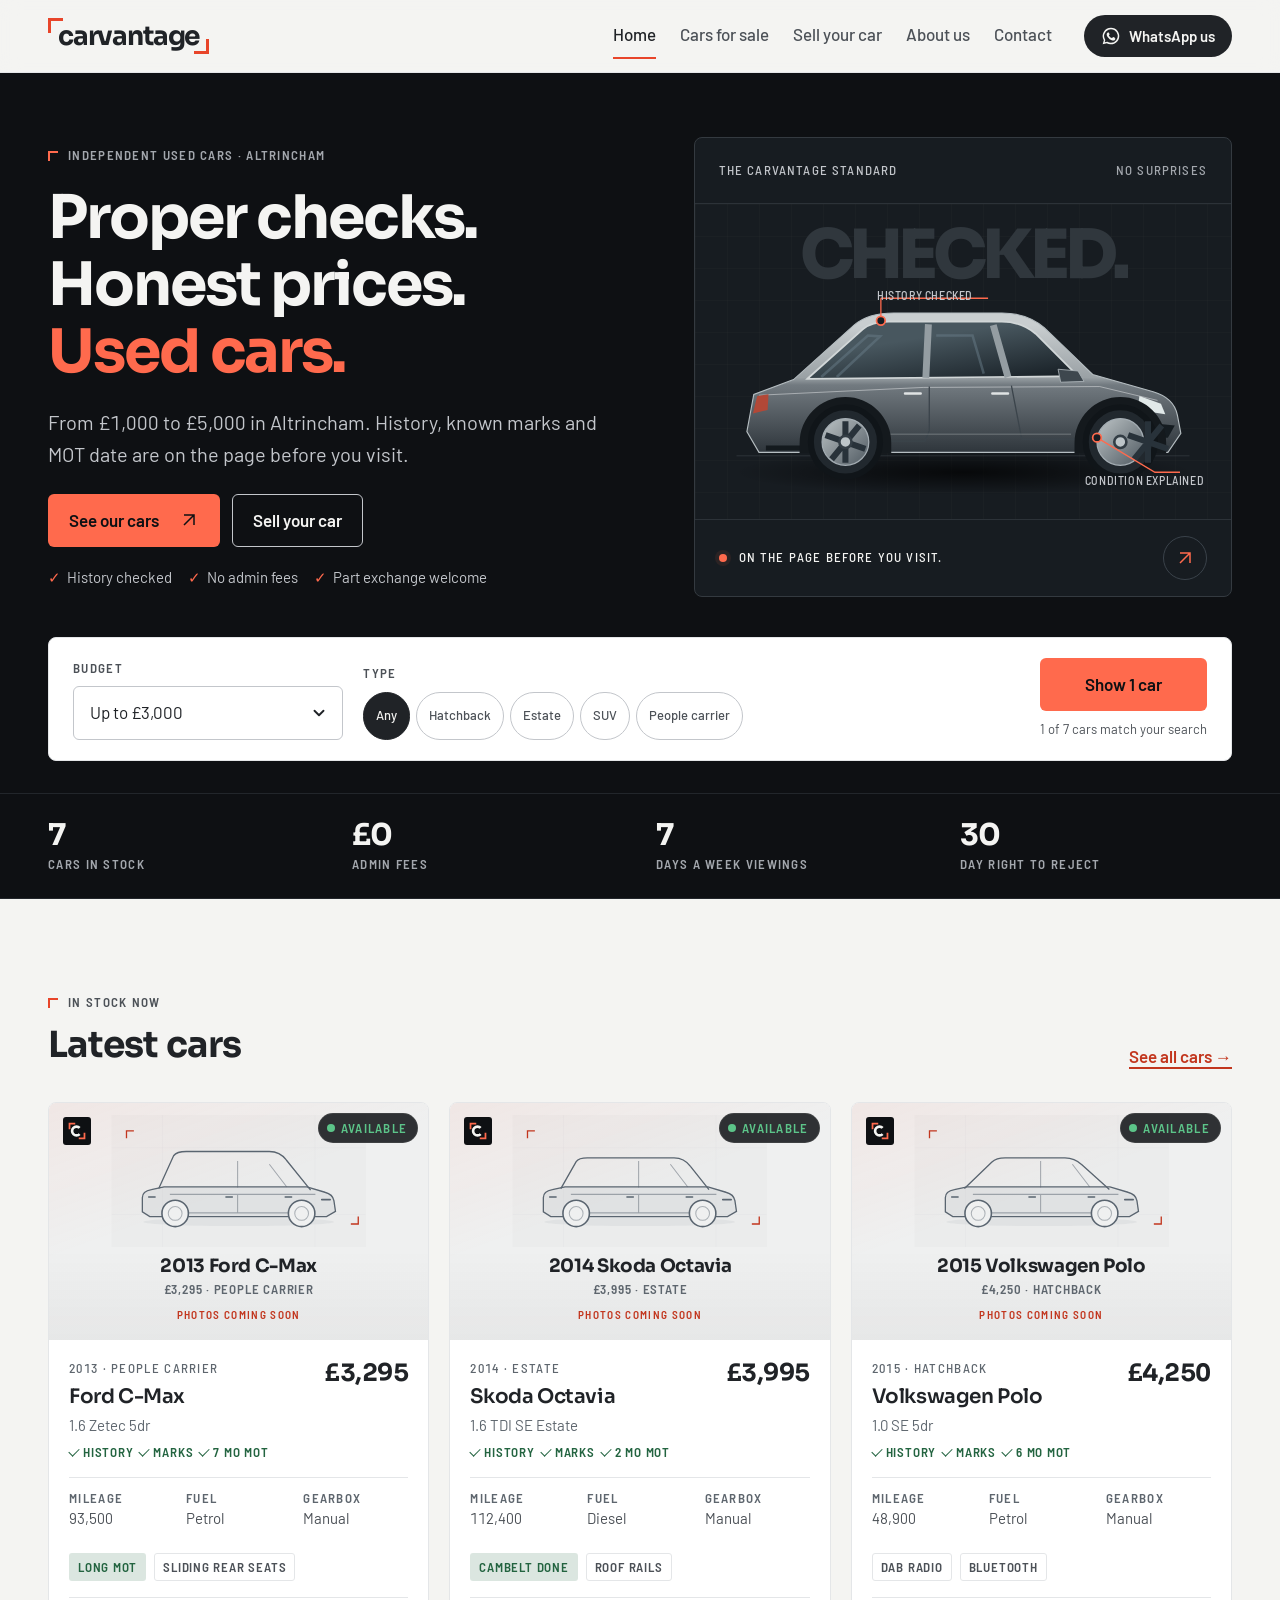
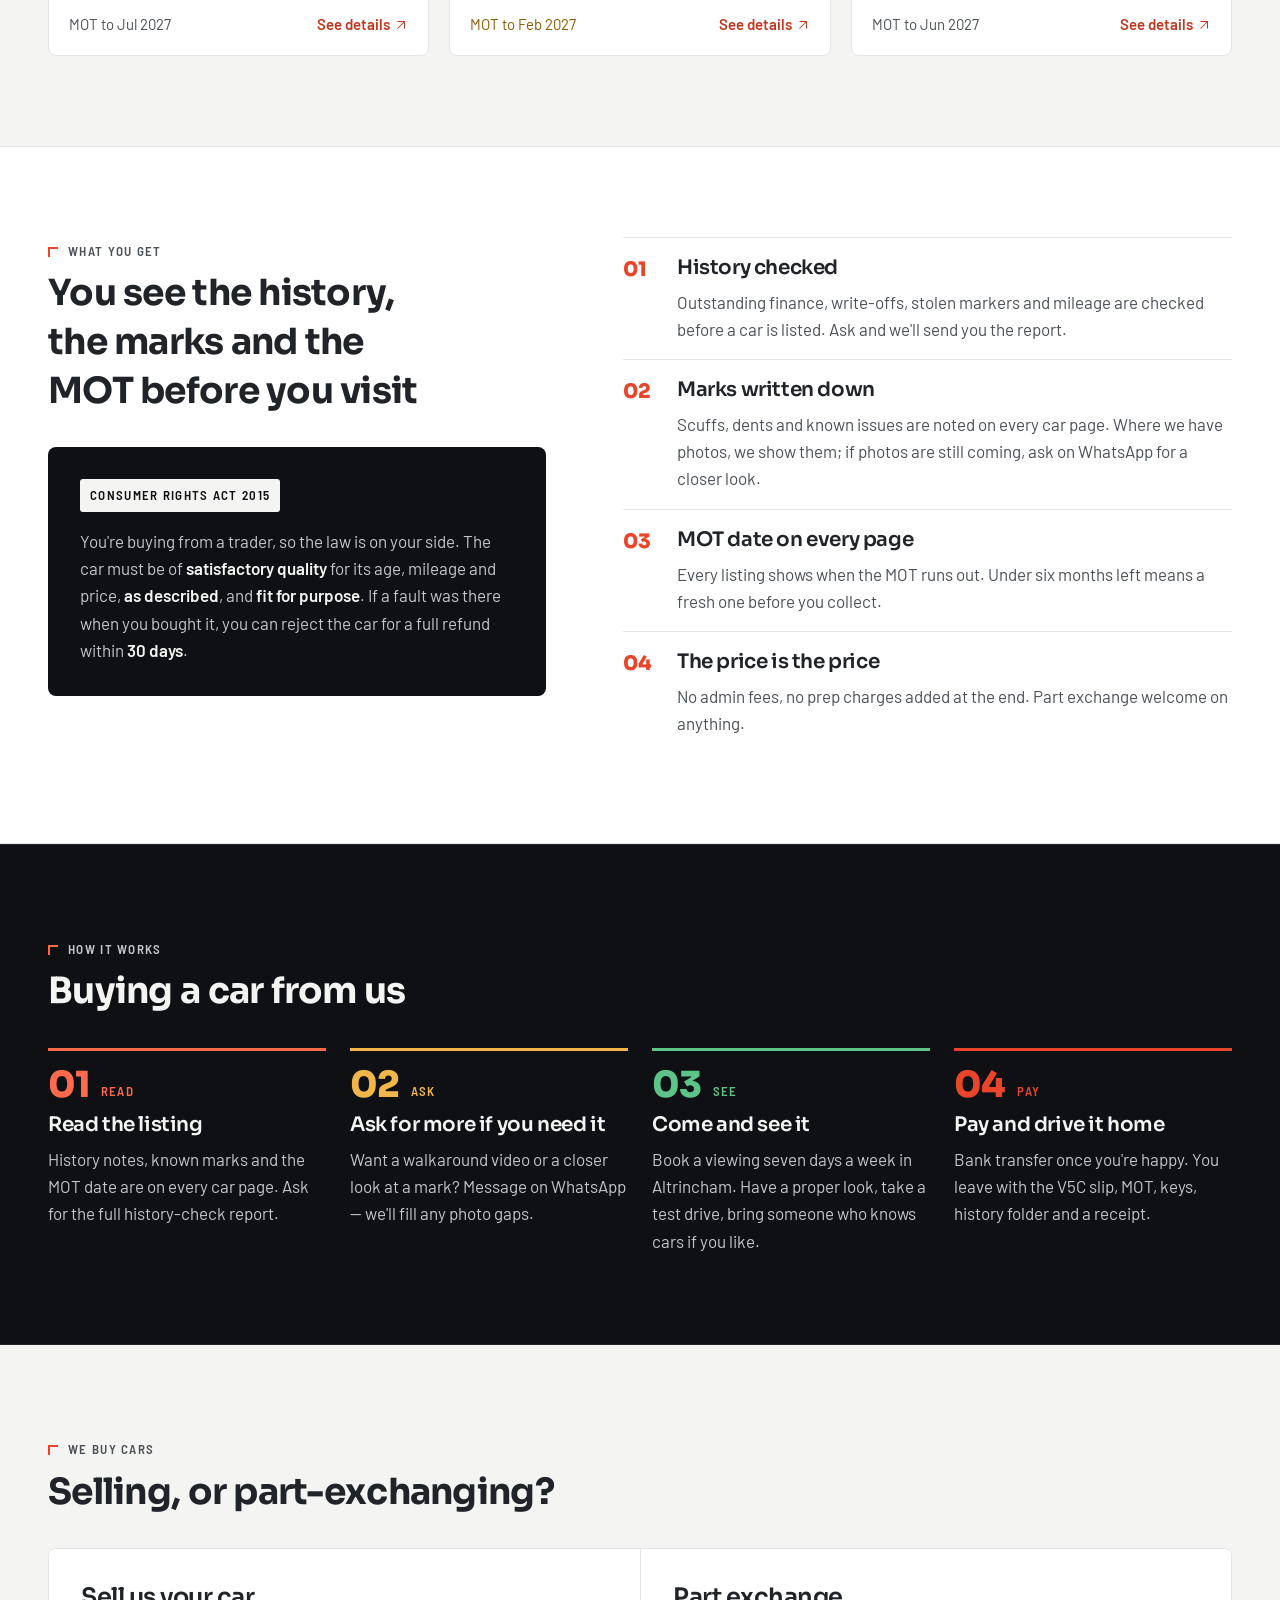
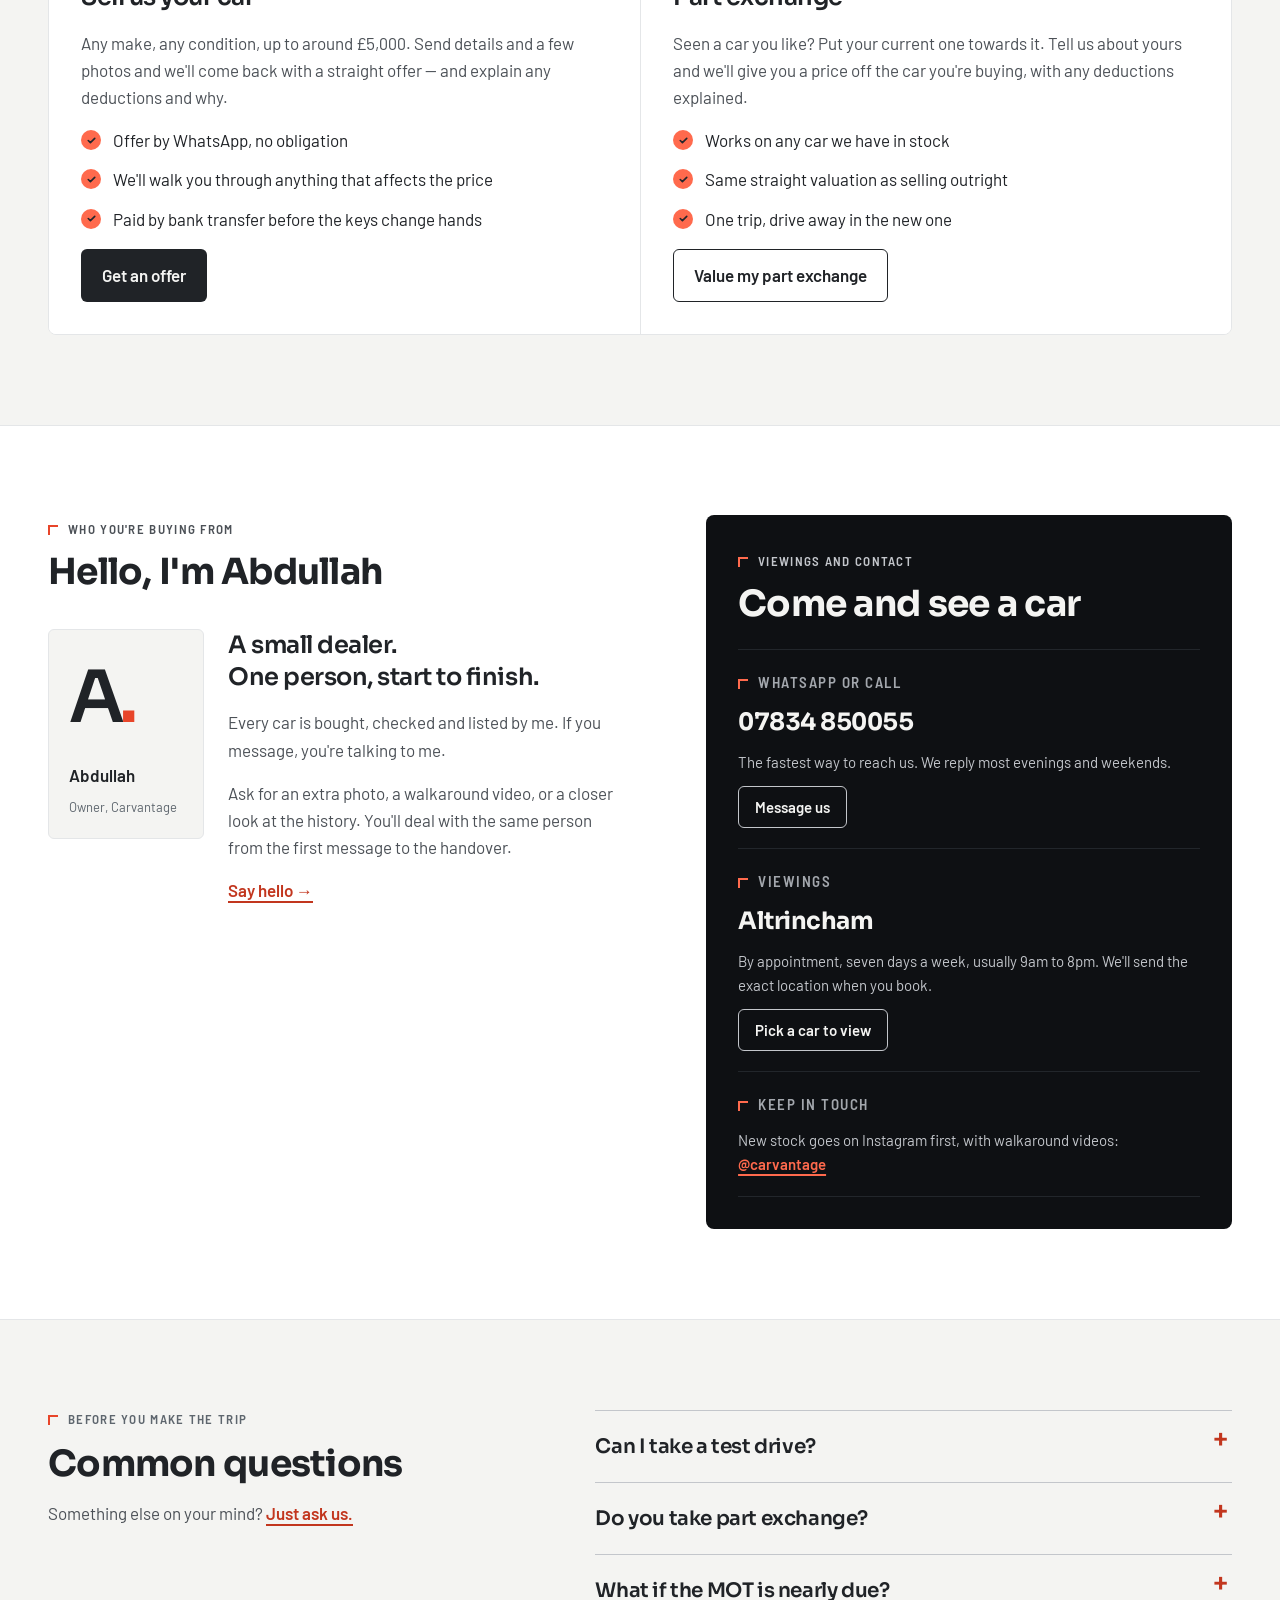
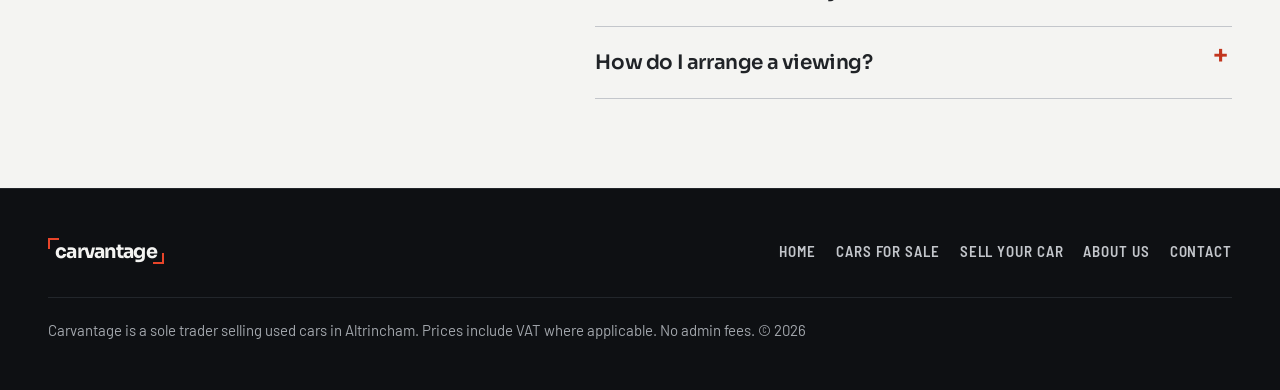
<file: index.html>
<!DOCTYPE html>
<html lang="en-GB">
<head>
<meta charset="utf-8">
<meta name="viewport" content="width=device-width, initial-scale=1">
<meta name="theme-color" content="#0E1013">
<title>Carvantage · Used cars, properly checked</title>
<meta name="description" content="Used cars from £1,000 to £5,000 in Altrincham. History, known marks and MOT date on every listing. Viewings seven days a week.">
<link rel="canonical" href="https://carvantage.uk/">
<meta property="og:type" content="website">
<meta property="og:site_name" content="Carvantage">
<meta property="og:title" content="Carvantage · Used cars, properly checked">
<meta property="og:description" content="Used cars from £1,000 to £5,000 in Altrincham. History, known marks and MOT date on every listing.">
<meta property="og:url" content="https://carvantage.uk/">
<meta property="og:image" content="https://carvantage.uk/assets/img/og.png">
<meta name="twitter:card" content="summary_large_image">
<link rel="icon" href="assets/img/favicon.svg" type="image/svg+xml">
<link rel="preload" href="assets/fonts/sora.woff2" as="font" type="font/woff2" crossorigin>
<link rel="preload" href="assets/fonts/barlow-400.woff2" as="font" type="font/woff2" crossorigin>
<link rel="stylesheet" href="assets/css/fonts.css">
<link rel="stylesheet" href="assets/css/tokens.css">
<link rel="stylesheet" href="assets/css/site.css">
</head>
<body>
<header id="site-head"></header>
<main>
  <section class="hero on-brand">
    <div class="wrap">
      <div class="hero-grid">
        <div class="hero-copy">
          <p class="eyebrow on-brand">Independent used cars · <span data-cfg="town"></span></p>
          <h1>Proper checks.<br>Honest prices.<br><em>Used cars.</em></h1>
          <p class="lede">From <span class="num">£1,000</span> to <span class="num">£5,000</span> in Altrincham. History, known marks and MOT date are on the page before you visit.</p>
          <div class="btn-row">
            <a class="btn primary" href="cars.html">See our cars <svg class="icon-arrow" viewBox="0 0 24 24" fill="none" stroke="currentColor" stroke-width="1.8" aria-hidden="true"><path d="M6 18 18 6M6 6h12v12"/></svg></a>
            <a class="btn outline" href="sell.html">Sell your car</a>
          </div>
          <ul class="hero-proof"><li>History checked</li><li>No admin fees</li><li>Part exchange welcome</li></ul>
        </div>
        <div class="hero-media" data-photo="heroPhoto" data-alt="One of our cars, photographed close up">
          <div class="inspection-top"><span>The Carvantage standard</span><span class="inspection-index">No surprises</span></div>
          <div class="inspection-art">
            <span class="inspection-word" aria-hidden="true">CHECKED.</span>
            <img src="assets/img/closer-car.svg" width="620" height="320" alt="" fetchpriority="high">
            <span class="inspection-point point-history">History checked <i aria-hidden="true"></i></span>
            <span class="inspection-point point-condition"><i aria-hidden="true"></i>Condition explained</span>
          </div>
          <div class="inspection-bottom"><span><i aria-hidden="true"></i> On the page before you visit.</span><a href="#standard" aria-label="Read about the Carvantage standard"><svg class="icon-arrow" viewBox="0 0 24 24" fill="none" stroke="currentColor" stroke-width="1.8" aria-hidden="true"><path d="M6 18 18 6M6 6h12v12"/></svg></a></div>
        </div>
      </div>
      <form class="search" id="search" action="cars.html" method="get" aria-labelledby="search-title">
        <h2 id="search-title">Find a car</h2>
        <div class="row">
          <label for="budget">Budget</label>
          <select class="select" id="budget" name="budget" data-budget data-default="3000"></select>
        </div>
        <div class="row">
          <span class="field-label" id="bodyLabel">Type</span>
          <div class="chips" id="bodyChips" role="group" aria-labelledby="bodyLabel">
            <button class="chip" type="button" aria-pressed="true" data-v="">Any</button>
            <button class="chip" type="button" aria-pressed="false" data-v="Hatchback">Hatchback</button>
            <button class="chip" type="button" aria-pressed="false" data-v="Estate">Estate</button>
            <button class="chip" type="button" aria-pressed="false" data-v="SUV">SUV</button>
            <button class="chip" type="button" aria-pressed="false" data-v="MPV">People carrier</button>
          </div>
          <input type="hidden" name="body" id="bodyInput" value="">
        </div>
        <div class="go">
          <button class="btn primary" type="submit" id="searchBtn">Show cars</button>
          <p class="count" id="searchCount" aria-live="polite"></p>
        </div>
      </form>
    </div>
  </section>
  <section class="strip" aria-label="At a glance">
    <div class="wrap"><span><b id="stripCount">7</b>cars in stock</span><span><b>£0</b>admin fees</span><span><b>7</b>days a week viewings</span><span><b>30</b>day right to reject</span></div>
  </section>

  <section class="section" id="latest">
    <div class="wrap">
      <div class="sec-head">
        <div><p class="eyebrow">In stock now</p><h2>Latest cars</h2></div>
        <a class="link arrow" href="cars.html">See all cars</a>
      </div>
      <div class="car-grid" id="latestGrid"></div>
    </div>
  </section>

  <section class="section on-surface" id="standard">
    <div class="wrap standard-grid">
      <div class="standard-intro">
        <div class="sec-head"><div><p class="eyebrow">What you get</p><h2>You see the history, the marks and the MOT before you visit</h2></div></div>
        <div class="law">
          <span class="badge">Consumer Rights Act 2015</span>
          <p>You're buying from a trader, so the law is on your side. The car must be of <b>satisfactory quality</b> for its age, mileage and price, <b>as described</b>, and <b>fit for purpose</b>. If a fault was there when you bought it, you can reject the car for a full refund within <b>30 days</b>.</p>
        </div>
      </div>
      <div class="promises">
        <div class="promise"><h3>History checked</h3><p>Outstanding finance, write-offs, stolen markers and mileage are checked before a car is listed. Ask and we'll send you the report.</p></div>
        <div class="promise"><h3>Marks written down</h3><p>Scuffs, dents and known issues are noted on every car page. Where we have photos, we show them; if photos are still coming, ask on WhatsApp for a closer look.</p></div>
        <div class="promise"><h3>MOT date on every page</h3><p>Every listing shows when the MOT runs out. Under six months left means a fresh one before you collect.</p></div>
        <div class="promise"><h3>The price is the price</h3><p>No admin fees, no prep charges added at the end. Part exchange welcome on anything.</p></div>
      </div>
    </div>
  </section>

  <section class="section on-brand" id="how">
    <div class="wrap">
      <div class="sec-head"><div><p class="eyebrow">How it works</p><h2>Buying a car from us</h2></div></div>
      <ul class="steps">
        <li class="step step-read" tabindex="0">
          <p class="step-chrome">Read</p>
          <h3>Read the listing</h3>
          <p>History notes, known marks and the MOT date are on every car page. Ask for the full history-check report.</p>
        </li>
        <li class="step step-ask" tabindex="0">
          <p class="step-chrome">Ask</p>
          <h3>Ask for more if you need it</h3>
          <p>Want a walkaround video or a closer look at a mark? Message on WhatsApp — we'll fill any photo gaps.</p>
        </li>
        <li class="step step-see" tabindex="0">
          <p class="step-chrome">See</p>
          <h3>Come and see it</h3>
          <p>Book a viewing seven days a week in Altrincham. Have a proper look, take a test drive, bring someone who knows cars if you like.</p>
        </li>
        <li class="step step-pay" tabindex="0">
          <p class="step-chrome">Pay</p>
          <h3>Pay and drive it home</h3>
          <p>Bank transfer once you're happy. You leave with the V5C slip, MOT, keys, history folder and a receipt.</p>
        </li>
      </ul>
      <div class="steps-dots" role="group" aria-label="Buying steps progress">
        <button type="button" class="steps-dot" aria-label="Read" aria-current="true"></button>
        <button type="button" class="steps-dot" aria-label="Ask"></button>
        <button type="button" class="steps-dot" aria-label="See"></button>
        <button type="button" class="steps-dot" aria-label="Pay"></button>
      </div>
    </div>
  </section>

  <section class="section" id="sell">
    <div class="wrap">
      <div class="sec-head"><div><p class="eyebrow">We buy cars</p><h2>Selling, or part-exchanging?</h2></div></div>
      <div class="two">
        <div class="panel">
          <h3>Sell us your car</h3>
          <p class="muted">Any make, any condition, up to around <span class="num">£5,000</span>. Send details and a few photos and we'll come back with a straight offer — and explain any deductions and why.</p>
          <ul class="ticks">
            <li>Offer by WhatsApp, no obligation</li>
            <li>We'll walk you through anything that affects the price</li>
            <li>Paid by bank transfer before the keys change hands</li>
          </ul>
          <div><a class="btn dark" href="sell.html">Get an offer</a></div>
        </div>
        <div class="panel">
          <h3>Part exchange</h3>
          <p class="muted">Seen a car you like? Put your current one towards it. Tell us about yours and we'll give you a price off the car you're buying, with any deductions explained.</p>
          <ul class="ticks">
            <li>Works on any car we have in stock</li>
            <li>Same straight valuation as selling outright</li>
            <li>One trip, drive away in the new one</li>
          </ul>
          <div><a class="btn outline" href="sell.html?px=">Value my part exchange</a></div>
        </div>
      </div>
    </div>
  </section>

  <section class="section on-surface" id="about">
    <div class="wrap about-contact-grid">
      <div class="about-main">
        <div class="sec-head"><div><p class="eyebrow">Who you're buying from</p><h2>Hello, I'm <span data-cfg="owner"></span></h2></div></div>
        <div class="bio">
          <div class="owner-card" data-photo="ownerPhoto" data-alt="Abdullah, owner of Carvantage"><span class="owner-monogram" aria-hidden="true">A<span>.</span></span><span data-cfg="owner"></span><span class="small">Owner, Carvantage</span></div>
          <div class="bio-copy">
            <h3>A small dealer.<br>One person, start to finish.</h3>
            <p>Every car is bought, checked and listed by me. If you message, you're talking to me.</p>
            <p>Ask for an extra photo, a walkaround video, or a closer look at the history. You'll deal with the same person from the first message to the handover.</p>
            <a class="link arrow" data-cfg="whatsapp-link" href="#" target="_blank" rel="noopener">Say hello</a>
          </div>
        </div>
        <div id="reviews" hidden style="margin-top:var(--s9)">
          <div class="sec-head"><div><p class="eyebrow">Reviews</p><h2>What buyers say</h2></div></div>
          <div class="two review-list"></div>
        </div>
      </div>
      <div class="contact-panel on-brand" id="contact">
        <div class="sec-head"><div><p class="eyebrow">Viewings and contact</p><h2>Come and see a car</h2></div></div>
        <div class="contact-grid">
          <div class="panel">
            <p class="eyebrow">WhatsApp or call</p>
            <p class="v num"><a data-cfg="phone-link" href="#" style="text-decoration:none"></a></p>
            <p>The fastest way to reach us. We reply most evenings and weekends.</p>
            <div class="btn-row"><a class="btn outline sm" data-cfg="whatsapp-link" href="#" target="_blank" rel="noopener">Message us</a></div>
          </div>
          <div class="panel">
            <p class="eyebrow">Viewings</p>
            <p class="v" data-cfg="town"></p>
            <p data-cfg="viewings"></p>
            <div class="btn-row"><a class="btn outline sm" href="cars.html">Pick a car to view</a></div>
          </div>
          <div class="panel">
            <p class="eyebrow">Keep in touch</p>
            <p class="v"><a data-cfg="email-link" href="#" style="text-decoration:none"></a></p>
            <p>New stock goes on Instagram first, with walkaround videos: <a class="link" data-cfg="instagram-link" href="#" target="_blank" rel="noopener"></a></p>
          </div>
        </div>
      </div>
    </div>
  </section>
  <section class="section" id="questions">
    <div class="wrap faq-layout">
      <div><p class="eyebrow">Before you make the trip</p><h2>Common questions</h2><p class="muted">Something else on your mind? <a class="link" data-cfg="whatsapp-link" href="#" target="_blank" rel="noopener">Just ask us.</a></p></div>
      <div class="faq-list">
        <details><summary>Can I take a test drive?</summary><p>Yes. Book a viewing, have a proper look, and take a test drive. You're welcome to bring someone who knows cars. Message us beforehand to arrange the details.</p></details>
        <details><summary>Do you take part exchange?</summary><p>Yes. Tell us about your current car and the car you're interested in. We'll give you a price for yours and the amount to pay on top. <a class="link" href="sell.html?px=1">Value your part exchange.</a></p></details>
        <details><summary>What if the MOT is nearly due?</summary><p>Every listing shows the MOT date. If there's less than six months left, we'll put a fresh 12 months on before you collect.</p></details>
        <details><summary>How do I arrange a viewing?</summary><p>Choose a car and tap "Arrange a viewing", or message us on WhatsApp. Viewings are by appointment, seven days a week in <span data-cfg="town"></span>. We'll send the exact location when you book.</p></details>
      </div>
    </div>
  </section>
</main>
<footer id="site-foot"></footer>
<script src="assets/js/cars.js"></script>
<script src="assets/js/site.js"></script>
<script src="assets/js/home.js"></script>
</body>
</html>
</file>
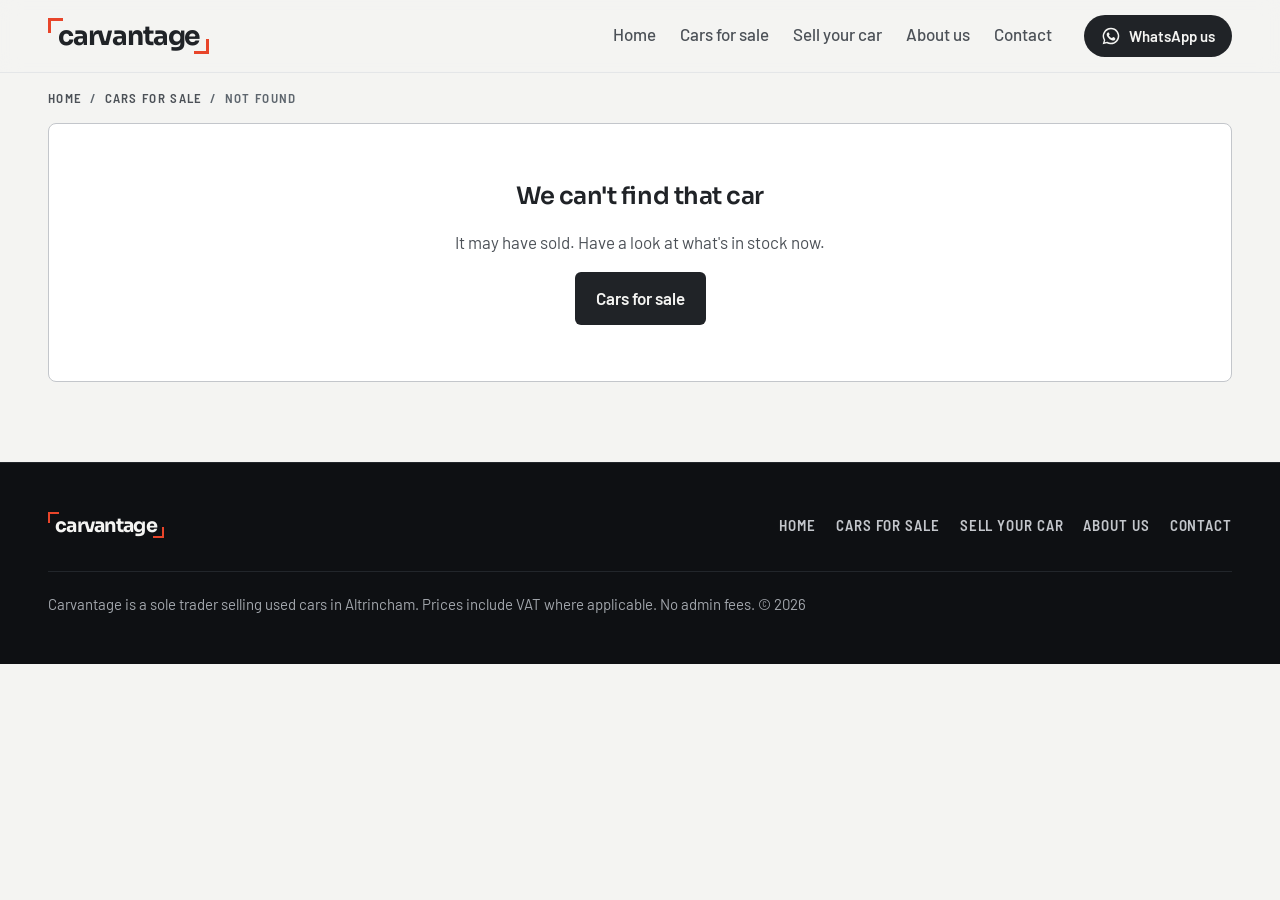
<file: car.html>
<!DOCTYPE html>
<html lang="en-GB">
<head>
<meta charset="utf-8">
<meta name="viewport" content="width=device-width, initial-scale=1">
<meta name="theme-color" content="#F4F4F2">
<title>Car · Carvantage</title>
<meta name="description" content="Full details, service history and condition notes.">
<meta property="og:type" content="product">
<meta property="og:site_name" content="Carvantage">
<meta property="og:title" content="Car · Carvantage">
<meta property="og:description" content="Full details, service history and condition notes.">
<meta property="og:url" content="https://carvantage.uk/car.html">
<meta property="og:image" content="https://carvantage.uk/assets/img/og.png">
<meta name="twitter:card" content="summary_large_image">
<link rel="icon" href="assets/img/favicon.svg" type="image/svg+xml">
<link rel="preload" href="assets/fonts/sora.woff2" as="font" type="font/woff2" crossorigin>
<link rel="preload" href="assets/fonts/barlow-400.woff2" as="font" type="font/woff2" crossorigin>
<link rel="stylesheet" href="assets/css/fonts.css">
<link rel="stylesheet" href="assets/css/tokens.css">
<link rel="stylesheet" href="assets/css/site.css">
</head>
<body>
<header id="site-head"></header>
<main>
  <div class="wrap">
    <nav class="crumbs" aria-label="Breadcrumb"><a href="index.html">Home</a><span>/</span><a href="cars.html">Cars for sale</a><span>/</span><span id="crumb" aria-current="page"></span></nav>
    <div id="car" class="car-layout"></div>
  </div>
</main>
<footer id="site-foot"></footer>
<script src="assets/js/cars.js"></script>
<script src="assets/js/site.js"></script>
<script src="assets/js/car.js"></script>
</body>
</html>
</file>
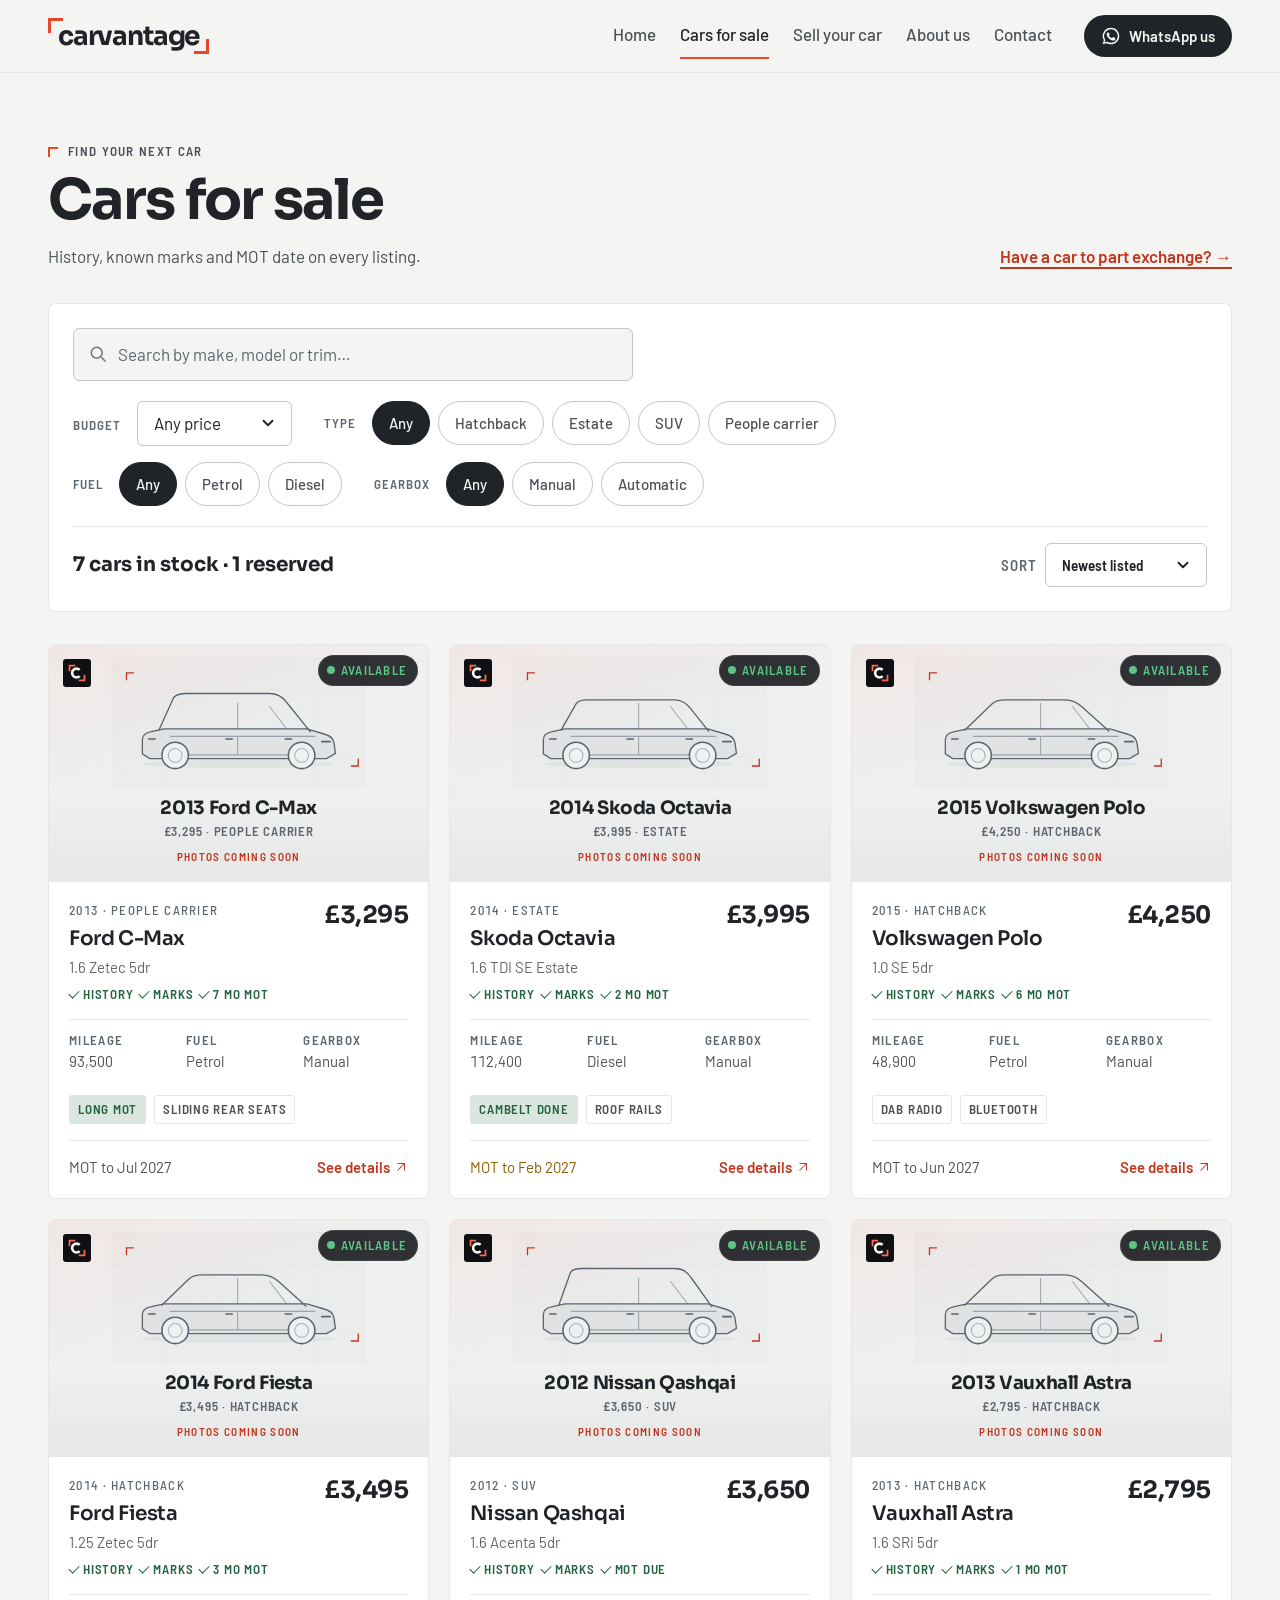
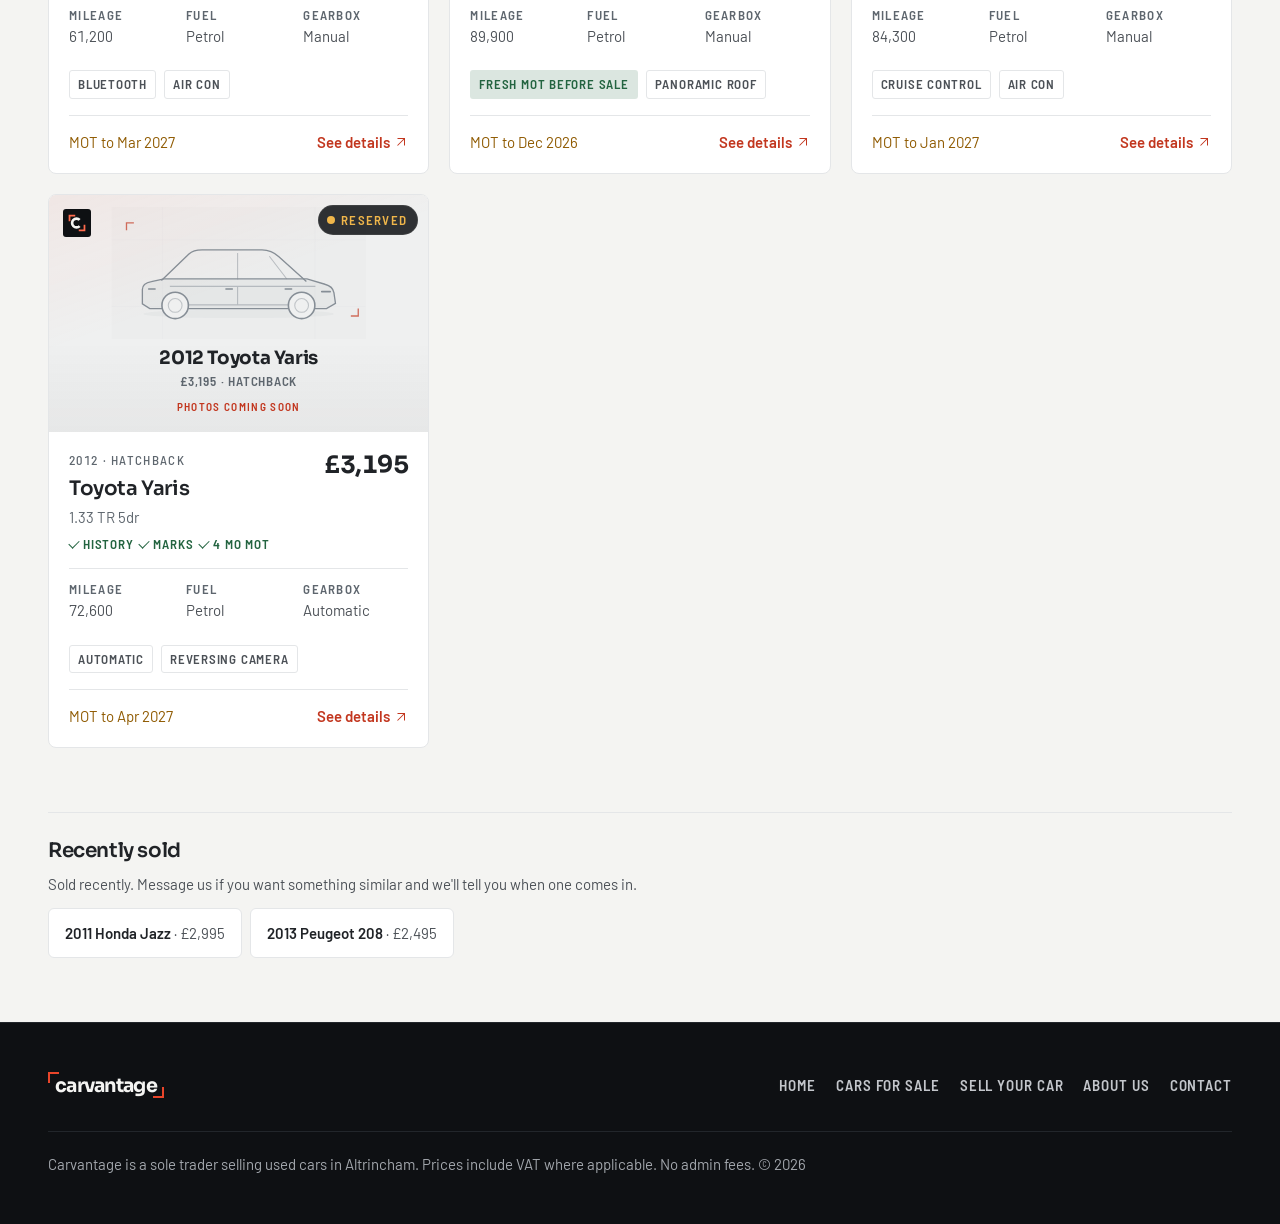
<file: cars.html>
<!DOCTYPE html>
<html lang="en-GB">
<head>
<meta charset="utf-8">
<meta name="viewport" content="width=device-width, initial-scale=1">
<meta name="theme-color" content="#F4F4F2">
<title>Cars for sale · Carvantage</title>
<meta name="description" content="Browse our used cars by budget, type, fuel and gearbox. History, known marks and MOT date on every listing.">
<link rel="canonical" href="https://carvantage.uk/cars.html">
<meta property="og:type" content="website">
<meta property="og:site_name" content="Carvantage">
<meta property="og:title" content="Cars for sale · Carvantage">
<meta property="og:description" content="Browse our used cars by budget, type, fuel and gearbox. History, known marks and MOT date on every listing.">
<meta property="og:url" content="https://carvantage.uk/cars.html">
<meta property="og:image" content="https://carvantage.uk/assets/img/og.png">
<meta name="twitter:card" content="summary_large_image">
<link rel="icon" href="assets/img/favicon.svg" type="image/svg+xml">
<link rel="preload" href="assets/fonts/sora.woff2" as="font" type="font/woff2" crossorigin>
<link rel="preload" href="assets/fonts/barlow-400.woff2" as="font" type="font/woff2" crossorigin>
<link rel="stylesheet" href="assets/css/fonts.css">
<link rel="stylesheet" href="assets/css/tokens.css">
<link rel="stylesheet" href="assets/css/site.css">
</head>
<body>
<header id="site-head"></header>
<main class="section tight">
  <div class="wrap">
    <div class="sec-head">
      <div><p class="eyebrow">Find your next car</p><h1>Cars for sale</h1><p>History, known marks and MOT date on every listing.</p></div>
      <a class="link arrow" href="sell.html?px=1">Have a car to part exchange?</a>
    </div>
    <div class="filterbar" id="filters">
      <div class="stock-search"><label class="sr-only" for="fSearch">Search by make, model or trim</label><input class="input" type="search" id="fSearch" placeholder="Search by make, model or trim…" autocomplete="off" maxlength="100"><button class="clear-filters" id="resetFilters" type="button" hidden>Clear filters</button></div>
      <details class="filter-disclosure" id="filterDisclosure" open>
      <summary>Refine your search <span aria-hidden="true">+</span></summary>
      <div class="filter-fields">
      <div class="row">
        <div class="group"><label for="fBudget"><span>Budget</span></label>
          <select class="select" id="fBudget" data-budget></select>
        </div>
        <div class="group" data-filter="body" role="group" aria-label="Type of car"><span>Type</span>
          <button class="chip" type="button" aria-pressed="true" data-v="">Any</button>
          <button class="chip" type="button" aria-pressed="false" data-v="Hatchback">Hatchback</button>
          <button class="chip" type="button" aria-pressed="false" data-v="Estate">Estate</button>
          <button class="chip" type="button" aria-pressed="false" data-v="SUV">SUV</button>
          <button class="chip" type="button" aria-pressed="false" data-v="MPV">People carrier</button>
        </div>
      </div>
      <div class="row">
        <div class="group" data-filter="fuel" role="group" aria-label="Fuel"><span>Fuel</span>
          <button class="chip" type="button" aria-pressed="true" data-v="">Any</button>
          <button class="chip" type="button" aria-pressed="false" data-v="Petrol">Petrol</button>
          <button class="chip" type="button" aria-pressed="false" data-v="Diesel">Diesel</button>
        </div>
        <div class="group" data-filter="gearbox" role="group" aria-label="Gearbox"><span>Gearbox</span>
          <button class="chip" type="button" aria-pressed="true" data-v="">Any</button>
          <button class="chip" type="button" aria-pressed="false" data-v="Manual">Manual</button>
          <button class="chip" type="button" aria-pressed="false" data-v="Automatic">Automatic</button>
        </div>
      </div>
      </div>
      </details>
      <div class="active-filters" id="activeFilters" role="group" aria-label="Selected filters" hidden></div>
      <div class="meta">
        <p id="count" aria-live="polite" class="muted"></p>
        <label class="sort">Sort
          <select class="select" id="sort">
            <option value="new">Newest listed</option>
            <option value="price-asc">Price, low to high</option>
            <option value="price-desc">Price, high to low</option>
            <option value="miles">Lowest mileage</option>
            <option value="year">Newest year</option>
          </select>
        </label>
      </div>
    </div>
    <h2 class="sr-only">Our current stock</h2>
    <div class="car-grid" id="grid"></div>
    <div class="sold-strip" id="soldStrip" hidden>
      <h3>Recently sold</h3>
      <p class="muted small" style="margin-bottom:var(--s3)">Sold recently. Message us if you want something similar and we'll tell you when one comes in.</p>
      <div class="row" id="soldRow"></div>
    </div>
  </div>
</main>
<footer id="site-foot"></footer>
<script src="assets/js/cars.js"></script>
<script src="assets/js/site.js"></script>
<script src="assets/js/stock.js"></script>
</body>
</html>
</file>
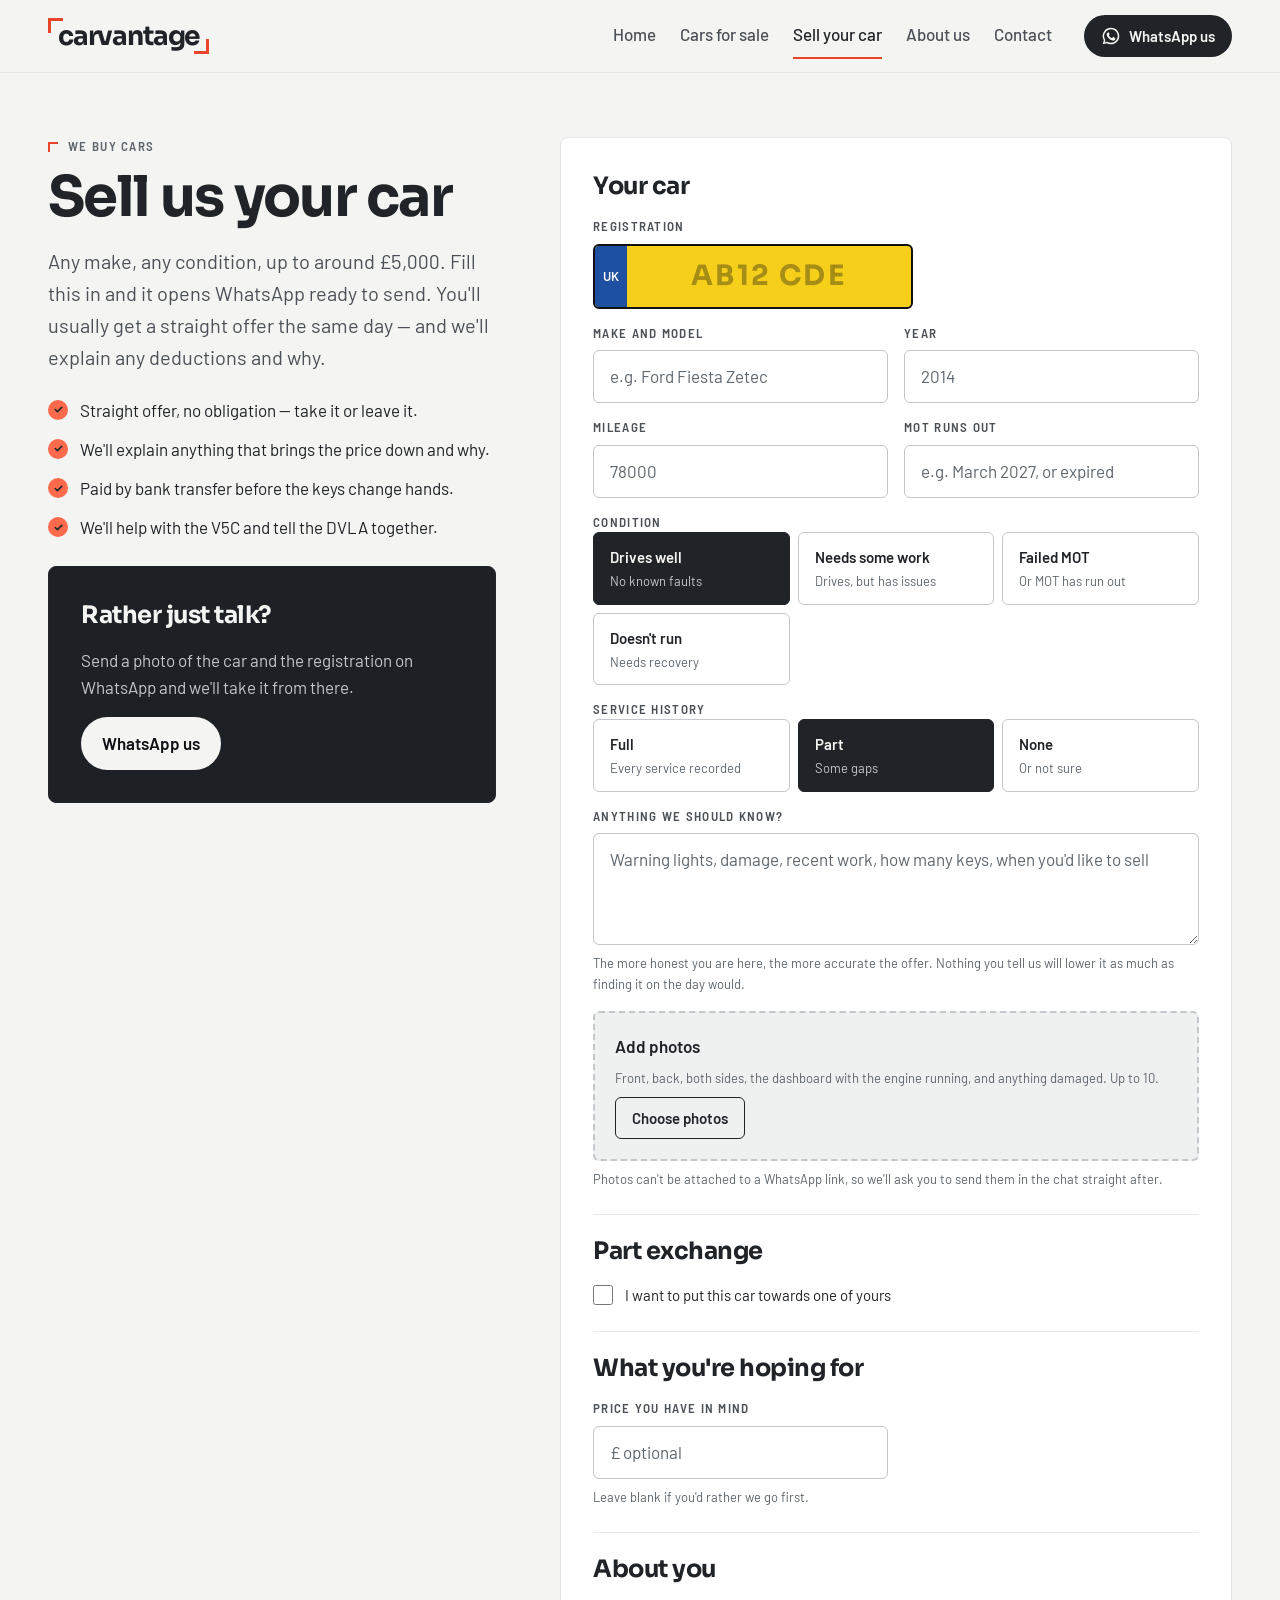
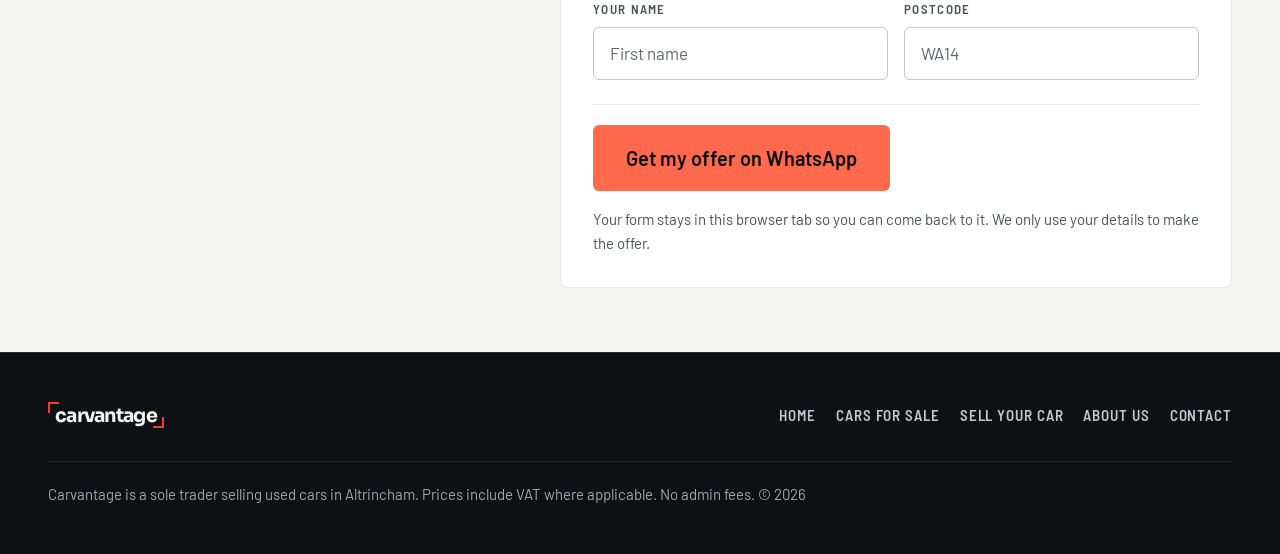
<file: sell.html>
<!DOCTYPE html>
<html lang="en-GB">
<head>
<meta charset="utf-8">
<meta name="viewport" content="width=device-width, initial-scale=1">
<meta name="theme-color" content="#F4F4F2">
<title>Sell your car · Carvantage</title>
<meta name="description" content="Get a straight offer for your car in Altrincham. We explain any deductions. Or part exchange against one of ours.">
<link rel="canonical" href="https://carvantage.uk/sell.html">
<meta property="og:type" content="website">
<meta property="og:site_name" content="Carvantage">
<meta property="og:title" content="Sell your car · Carvantage">
<meta property="og:description" content="Get a straight offer for your car in Altrincham. We explain any deductions. Or part exchange against one of ours.">
<meta property="og:url" content="https://carvantage.uk/sell.html">
<meta property="og:image" content="https://carvantage.uk/assets/img/og.png">
<meta name="twitter:card" content="summary_large_image">
<link rel="icon" href="assets/img/favicon.svg" type="image/svg+xml">
<link rel="preload" href="assets/fonts/sora.woff2" as="font" type="font/woff2" crossorigin>
<link rel="preload" href="assets/fonts/barlow-400.woff2" as="font" type="font/woff2" crossorigin>
<link rel="stylesheet" href="assets/css/fonts.css">
<link rel="stylesheet" href="assets/css/tokens.css">
<link rel="stylesheet" href="assets/css/site.css">
</head>
<body>
<header id="site-head"></header>
<main class="section tight">
  <div class="wrap">
    <div class="sell-layout">
      <aside class="sell-aside">
        <div>
          <p class="eyebrow">We buy cars</p>
          <h1 style="margin-top:var(--s3)" id="sellTitle">Sell us your car</h1>
          <p class="lede" style="margin-top:var(--s4)" id="sellLede">Any make, any condition, up to around <span class="num">£5,000</span>. Fill this in and it opens WhatsApp ready to send. You'll usually get a straight offer the same day — and we'll explain any deductions and why.</p>
        </div>
        <ul class="ticks">
          <li>Straight offer, no obligation — take it or leave it.</li>
          <li>We'll explain anything that brings the price down and why.</li>
          <li>Paid by bank transfer before the keys change hands.</li>
          <li>We'll help with the V5C and tell the DVLA together.</li>
        </ul>
        <div class="panel on-brand">
          <h2>Rather just talk?</h2>
          <p>Send a photo of the car and the registration on WhatsApp and we'll take it from there.</p>
          <div><a class="btn wa" data-cfg="whatsapp-link" data-text="Hi, I'd like an offer on my car." href="#" target="_blank" rel="noopener">WhatsApp us</a></div>
        </div>
      </aside>

      <form class="sell-form" id="sellForm" novalidate>
        <div class="group">
          <h2>Your car</h2>
          <div class="form">
            <div class="field full">
              <label for="reg">Registration</label>
              <div class="plate"><span class="band">UK</span><input type="text" id="reg" name="reg" autocomplete="off" autocapitalize="characters" spellcheck="false" placeholder="AB12 CDE" maxlength="8" required aria-describedby="regErr regHint"></div>
              <span class="error" id="regErr">Please enter the registration</span>
              <span class="hint" id="regHint" hidden>That doesn't look like a UK registration, but send it anyway if it's right.</span>
            </div>
            <div class="field"><label for="mm">Make and model</label><input type="text" class="input" id="mm" name="mm" placeholder="e.g. Ford Fiesta Zetec" required><span class="error">Please tell us the make and model</span></div>
            <div class="field"><label for="year">Year</label><input class="input" id="year" name="year" type="number" inputmode="numeric" min="1900" max="2027" step="1" placeholder="2014" required><span class="error">Please enter a year, e.g. 2014</span></div>
            <div class="field"><label for="miles">Mileage</label><input class="input" id="miles" name="miles" type="number" inputmode="numeric" min="0" max="500000" step="1" placeholder="78000" required><span class="error">Roughly is fine</span></div>
            <div class="field"><label for="mot">MOT runs out</label><input type="text" class="input" id="mot" name="mot" placeholder="e.g. March 2027, or expired"></div>
            <fieldset class="field full">
              <legend>Condition</legend>
              <div class="radio-cards">
                <label class="radio-card"><input type="radio" name="cond" value="Drives well, no faults" checked><b>Drives well</b><span>No known faults</span></label>
                <label class="radio-card"><input type="radio" name="cond" value="Drives, needs some work"><b>Needs some work</b><span>Drives, but has issues</span></label>
                <label class="radio-card"><input type="radio" name="cond" value="Failed MOT"><b>Failed MOT</b><span>Or MOT has run out</span></label>
                <label class="radio-card"><input type="radio" name="cond" value="Doesn't run"><b>Doesn't run</b><span>Needs recovery</span></label>
              </div>
            </fieldset>
            <fieldset class="field full">
              <legend>Service history</legend>
              <div class="radio-cards">
                <label class="radio-card"><input type="radio" name="hist" value="Full service history"><b>Full</b><span>Every service recorded</span></label>
                <label class="radio-card"><input type="radio" name="hist" value="Part service history" checked><b>Part</b><span>Some gaps</span></label>
                <label class="radio-card"><input type="radio" name="hist" value="No service history"><b>None</b><span>Or not sure</span></label>
              </div>
            </fieldset>
            <div class="field full"><label for="notes">Anything we should know?</label><textarea class="textarea" id="notes" name="notes" placeholder="Warning lights, damage, recent work, how many keys, when you'd like to sell"></textarea><span class="hint">The more honest you are here, the more accurate the offer. Nothing you tell us will lower it as much as finding it on the day would.</span></div>
            <div class="field full">
              <label class="upload">
                <b>Add photos</b>
                <span class="hint">Front, back, both sides, the dashboard with the engine running, and anything damaged. Up to 10.</span>
                <input type="file" id="photos" name="photos" accept="image/*" multiple>
                <span class="btn outline sm" aria-hidden="true">Choose photos</span>
              </label>
              <div class="photo-thumbs" id="thumbs"></div>
              <span class="hint" id="photoHint">Photos can't be attached to a WhatsApp link, so we'll ask you to send them in the chat straight after.</span>
            </div>
          </div>
        </div>

        <div class="group" id="pxGroup">
          <h2>Part exchange</h2>
          <label class="check"><input type="checkbox" id="pxToggle"><span>I want to put this car towards one of yours</span></label>
          <div class="px-box" id="pxBox" hidden>
            <div class="field"><label for="pxCar">Which car?</label><select class="select" id="pxCar"><option value="">Choose a car</option></select></div>
            <p class="small muted">We'll give you two numbers: a price for yours and the amount to pay on top.</p>
          </div>
        </div>

        <div class="group">
          <h2>What you're hoping for</h2>
          <div class="form">
            <div class="field"><label for="ask">Price you have in mind</label><input type="text" class="input" id="ask" name="ask" inputmode="numeric" placeholder="£ optional"><span class="hint">Leave blank if you'd rather we go first.</span></div>
          </div>
        </div>

        <div class="group">
          <h2>About you</h2>
          <div class="form">
            <div class="field"><label for="name">Your name</label><input type="text" class="input" id="name" name="name" autocomplete="given-name" placeholder="First name" required><span class="error">Please enter your name</span></div>
            <div class="field"><label for="postcode">Postcode</label><input type="text" class="input" id="postcode" name="postcode" autocomplete="postal-code" placeholder="WA14" required><span class="error">Just the first part is fine</span></div>
          </div>
        </div>

        <div class="group">
          <div class="msg error" id="formError" role="alert" hidden>Please check the fields marked above.</div>
          <div class="btn-row">
            <button class="btn primary lg" type="submit" id="sendBtn">Get my offer on WhatsApp</button>
            <button class="btn outline lg" type="button" id="emailBtn">Send by email instead</button>
          </div>
          <p class="small muted">Your form stays in this browser tab so you can come back to it. We only use your details to make the offer.</p>
        </div>
      </form>
    </div>
  </div>
</main>
<footer id="site-foot"></footer>
<script src="assets/js/cars.js"></script>
<script src="assets/js/site.js"></script>
<script src="assets/js/sell.js"></script>
</body>
</html>
</file>
<file: assets/css/fonts.css>
/* Self-hosted fonts (latin subset), downloaded from Google Fonts. Licence: SIL Open Font License 1.1
   Weights in use: Barlow 400/500/600, Barlow Semi Condensed 500/600, Sora 600–800.
   font-display: swap keeps text readable while faces load. */
@font-face { font-family: 'Barlow'; font-style: normal; font-weight: 400; font-display: swap; src: url("../fonts/barlow-400.woff2") format("woff2"); unicode-range: U+0000-00FF, U+0131, U+0152-0153, U+02BB-02BC, U+02C6, U+02DA, U+02DC, U+0304, U+0308, U+0329, U+2000-206F, U+20AC, U+2122, U+2191, U+2193, U+2212, U+2215, U+FEFF, U+FFFD; }
@font-face { font-family: 'Barlow'; font-style: normal; font-weight: 500; font-display: swap; src: url("../fonts/barlow-500.woff2") format("woff2"); unicode-range: U+0000-00FF, U+0131, U+0152-0153, U+02BB-02BC, U+02C6, U+02DA, U+02DC, U+0304, U+0308, U+0329, U+2000-206F, U+20AC, U+2122, U+2191, U+2193, U+2212, U+2215, U+FEFF, U+FFFD; }
@font-face { font-family: 'Barlow'; font-style: normal; font-weight: 600; font-display: swap; src: url("../fonts/barlow-600.woff2") format("woff2"); unicode-range: U+0000-00FF, U+0131, U+0152-0153, U+02BB-02BC, U+02C6, U+02DA, U+02DC, U+0304, U+0308, U+0329, U+2000-206F, U+20AC, U+2122, U+2191, U+2193, U+2212, U+2215, U+FEFF, U+FFFD; }
@font-face { font-family: 'Barlow Semi Condensed'; font-style: normal; font-weight: 500; font-display: swap; src: url("../fonts/barlow-semi-condensed-500.woff2") format("woff2"); unicode-range: U+0000-00FF, U+0131, U+0152-0153, U+02BB-02BC, U+02C6, U+02DA, U+02DC, U+0304, U+0308, U+0329, U+2000-206F, U+20AC, U+2122, U+2191, U+2193, U+2212, U+2215, U+FEFF, U+FFFD; }
@font-face { font-family: 'Barlow Semi Condensed'; font-style: normal; font-weight: 600; font-display: swap; src: url("../fonts/barlow-semi-condensed-600.woff2") format("woff2"); unicode-range: U+0000-00FF, U+0131, U+0152-0153, U+02BB-02BC, U+02C6, U+02DA, U+02DC, U+0304, U+0308, U+0329, U+2000-206F, U+20AC, U+2122, U+2191, U+2193, U+2212, U+2215, U+FEFF, U+FFFD; }
@font-face { font-family: 'Sora'; font-style: normal; font-weight: 600 800; font-display: swap; src: url("../fonts/sora.woff2") format("woff2"); unicode-range: U+0000-00FF, U+0131, U+0152-0153, U+02BB-02BC, U+02C6, U+02DA, U+02DC, U+0304, U+0308, U+0329, U+2000-206F, U+20AC, U+2122, U+2191, U+2193, U+2212, U+2215, U+FEFF, U+FFFD; }
</file>
<file: assets/css/tokens.css>
/* Carvantage design tokens
   The core UI is light and editorial, with near-black brand bands and coral
   used as a precise signal colour. */

:root {
  color-scheme: light;

  /* ---- Raw colours (from the brand kit, v3, plus a dark scale) ---- */
  --black-1: #0E1013;      /* deepest: hero, footer, brand bands */
  --graphite-0: #15181C;   /* page */
  --graphite-1: #1D2024;   /* cards and surfaces */
  --graphite: #23262B;     /* logo tile, second surface */
  --graphite-2: #2B2F34;
  --graphite-line: #3A3E44;
  --coral: #E8452A;        /* signal coral: logo corners, brackets, hairline accents */
  --coral-deep: #C2361E;
  --coral-bright: #FF6A4D; /* bright coral: buttons, links and highlights, graphite text on top (5.4:1) */
  --offwhite: #F4F4F2;
  --offwhite-2: #E6E6E3;   /* hover on off-white buttons */
  --page-grey: #EFF0F0;
  --white: #FFFFFF;
  --grey-100: #E4E6E8;
  --grey-200: #C3C6CB;
  --grey-300: #B9BDC3;
  --grey-400: #A3A7AD;
  --grey-500: #5E666E;
  --grey-600: #4C5157;
  --ink: #202327;
  --green-400: #5CC489;
  --amber-400: #F0B64A;
  --red-400: #FF7B70;
  --green-700: #236440;
  --amber-700: #8F5A00;
  --red-700: #B3261E;

  /* ---- Jobs: light editorial canvas ---- */
  --bg: var(--offwhite);
  --surface: var(--white);
  --surface-2: var(--page-grey);
  --text: var(--ink);
  --text-2: var(--grey-600);
  --text-3: var(--grey-500);
  --line: var(--grey-100);
  --line-strong: var(--grey-200);
  --accent: var(--coral-deep);
  --accent-bg: var(--coral-bright);
  --accent-ink: var(--black-1);
  --inverse: var(--ink);
  --inverse-hover: var(--black-1);
  --on-inverse: var(--offwhite);

  /* ---- Jobs: the near-black "brand" bands ---- */
  --brand: var(--black-1);
  --brand-card: var(--graphite-1);
  --brand-line: #22262B;
  --on-brand: var(--offwhite);
  --on-brand-2: var(--grey-200);
  --on-brand-3: var(--grey-400);
  --brand-accent: var(--coral-bright);

  /* ---- Jobs: states ---- */
  --ok: var(--green-700);
  --warn: var(--amber-700);
  --sold: var(--grey-500);
  --error: var(--red-700);
  --focus: var(--coral-bright);

  /* ---- Type ----
     Scale at 16px root. Body stays ~17px; display steps are a touch stronger
     than before, with separate line-heights for tight titles vs body copy. */
  --f-display: "Sora", "Helvetica Neue", Arial, sans-serif;
  --f-body: "Barlow", "Segoe UI", "Helvetica Neue", Arial, sans-serif;
  --f-label: "Barlow Semi Condensed", "Barlow", "Arial Narrow", Arial, sans-serif;
  --t-1: 0.8125rem;  /* 13px — micro caps / meta */
  --t0: 0.9375rem;   /* 15px — small UI, card meta */
  --t1: 1.0625rem;   /* 17px — body */
  --t2: 1.25rem;     /* 20px — lede / card titles */
  --t3: 1.5rem;      /* 24px — h3 / prices */
  --t4: 1.875rem;    /* 30px — section h2 floor */
  --t5: 2.25rem;     /* 36px — mid display */
  --t6: 2.75rem;     /* 44px — page h1 floor */
  --t7: 3.5rem;      /* 56px — display reference */
  --lh-tight: 1.18;
  --lh-snug: 1.35;
  --lh-body: 1.6;
  --track-display: -0.03em;
  --track-tight: -0.02em;
  --track-label: 0.1em;

  /* ---- Space (4px grid) ---- */
  --s1: 4px;  --s2: 8px;  --s3: 12px; --s4: 16px;
  --s5: 20px; --s6: 24px; --s7: 32px; --s8: 40px;
  --s9: 48px; --s10: 64px; --s11: 80px; --s12: 96px;

  /* ---- Radius ---- */
  --r1: 3px; --r2: 6px; --r3: 8px; --r4: 12px; --r5: 16px; --r-pill: 999px;

  /* ---- Motion ---- */
  --fast: 120ms;
  --slow: 240ms;

  /* ---- Widths ---- */
  --w-narrow: 560px;
  --w-text: 860px;
  --w-page: 1248px;

  /* ---- Shadow ---- */
  --shadow: 0 2px 5px rgba(14, 16, 19, .06), 0 18px 42px rgba(14, 16, 19, .10);
}
</file>
<file: assets/css/site.css>
/* Carvantage site styles. Tokens live in tokens.css.
   Layout idea: a dealer's spec sheet. Hairline rows, labels in a condensed
   utility face, prices in the display face, and the viewfinder brackets from
   the logo used as the one bold device: around the hero, on photos, on focus. */

*, *::before, *::after { box-sizing: border-box; }
html { -webkit-text-size-adjust: 100%; text-size-adjust: 100%; scroll-behavior: smooth; }
html { scroll-padding-top: 100px; }
@media (prefers-reduced-motion: reduce) { html { scroll-behavior: auto; } *, *::before, *::after { transition: none !important; animation: none !important; } }

body { margin: 0; background: var(--bg); color: var(--text); font-family: var(--f-body); font-size: var(--t1); line-height: var(--lh-body); font-weight: 400; -webkit-font-smoothing: antialiased; -moz-osx-font-smoothing: grayscale; }
h1, h2, h3, h4 { margin: 0; font-family: var(--f-display); font-weight: 700; letter-spacing: var(--track-tight); line-height: var(--lh-tight); text-wrap: balance; overflow-wrap: break-word; }
h1 { font-size: clamp(var(--t5), 4.8vw, var(--t7)); letter-spacing: var(--track-display); line-height: 1.1; }
h2 { font-size: clamp(var(--t4), 3.2vw, var(--t5)); line-height: var(--lh-snug); }
h3 { font-size: var(--t3); font-weight: 600; letter-spacing: var(--track-tight); line-height: var(--lh-snug); }
h4 { font-size: var(--t2); font-weight: 600; letter-spacing: var(--track-tight); line-height: var(--lh-snug); }
p { margin: 0; }
a { color: inherit; }
img, svg { display: block; max-width: 100%; }
button, input, select, textarea { font: inherit; color: inherit; }
:focus-visible { outline: 3px solid var(--focus); outline-offset: 2px; border-radius: var(--r1); }
[hidden] { display: none !important; }
[id] { scroll-margin-top: 88px; } /* sticky header is 72px; anchors land clear of it */
.num { font-variant-numeric: tabular-nums; }
.muted { color: var(--text-2); }
.small { font-size: var(--t0); }
.sr-only { position: absolute; width: 1px; height: 1px; padding: 0; margin: -1px; overflow: hidden; clip: rect(0 0 0 0); white-space: nowrap; border: 0; }
.skip-link { position: fixed; top: 8px; left: 16px; z-index: 100; padding: 12px 20px; background: var(--brand); color: var(--on-brand); border: 2px solid var(--brand-accent); border-radius: var(--r2); transform: translateY(-150%); }
.skip-link:focus { transform: translateY(0); }
main:focus { outline: none; }

.wrap { max-width: var(--w-page); margin-inline: auto; padding-inline: clamp(16px, 4vw, 32px); }
.wrap.text { max-width: var(--w-text); }
.wrap.narrow { max-width: var(--w-narrow); }

/* Labels: the condensed utility face, uppercase, tracked */
.eyebrow, .label { font-family: var(--f-label); font-weight: 600; font-size: var(--t-1); letter-spacing: var(--track-label); text-transform: uppercase; color: var(--text-3); line-height: 1.4; }
.eyebrow::before { content: ""; display: inline-block; width: 10px; height: 10px; margin-right: 10px; vertical-align: -1px; border-left: 2.5px solid var(--coral); border-top: 2.5px solid var(--coral); }
.on-brand .eyebrow, .eyebrow.on-brand { color: var(--on-brand-3); }
.on-brand .eyebrow::before { border-color: var(--brand-accent); }
.lede { font-size: var(--t2); line-height: var(--lh-body); color: var(--text-2); max-width: 36em; }
.on-brand .lede { color: var(--on-brand-2); }

/* Viewfinder brackets: top-left and bottom-right, like the logo */
.vf { position: relative; }
.vf::before, .vf::after { content: ""; position: absolute; width: 28px; height: 28px; border: 3px solid var(--coral); pointer-events: none; z-index: 2; transition: opacity var(--slow), transform var(--slow); }
.vf::before { top: 0; left: 0; border-right: 0; border-bottom: 0; }
.vf::after { bottom: 0; right: 0; border-left: 0; border-top: 0; }
.on-brand .vf::before, .on-brand .vf::after { border-color: var(--brand-accent); }

/* ---- Draft mode ---- */
body.draft .todo { outline: 2px dashed var(--coral); outline-offset: 3px; border-radius: var(--r1); cursor: help; }
.draft-note { background: var(--surface-2); border-bottom: 1px solid var(--line); font-family: var(--f-label); font-size: var(--t0); letter-spacing: .02em; color: var(--text-2); padding: 6px 0; }
.draft-note .wrap { display: flex; gap: var(--s3); align-items: center; flex-wrap: wrap; }
.draft-note i { display: inline-block; width: 18px; height: 12px; outline: 2px dashed var(--coral); outline-offset: 2px; border-radius: 2px; margin-inline: var(--s1); }

/* ---- Logo ---- */
.lockup { display: inline-flex; align-items: center; text-decoration: none; color: inherit; font-family: var(--f-display); font-weight: 700; letter-spacing: -0.045em; line-height: 1; font-size: 1.65rem; white-space: nowrap; }
.wordmark { position: relative; display: inline-flex; padding: .2em .38em .16em; }
.wordmark::before, .wordmark::after { content: ""; position: absolute; width: .58em; height: .58em; border: .13em solid var(--coral); }
.wordmark::before { top: 0; left: 0; border-right: 0; border-bottom: 0; }
.wordmark::after { right: 0; bottom: 0; border-left: 0; border-top: 0; }

/* ---- Header ---- */
.site-head { position: sticky; top: 0; z-index: 30; background: rgba(244, 244, 242, .92); backdrop-filter: blur(10px); -webkit-backdrop-filter: blur(10px); border-bottom: 1px solid var(--line); }
.site-head .wrap { display: flex; align-items: center; gap: var(--s7); min-height: 72px; }
.site-nav { display: flex; gap: var(--s6); margin-left: auto; }
.site-nav a { font-family: var(--f-body); font-weight: 500; font-size: var(--t1); text-decoration: none; color: var(--text-2); padding: var(--s2) 0; border-bottom: 2px solid transparent; }
.site-nav a:hover { color: var(--text); }
.site-nav a[aria-current="page"] { color: var(--text); border-bottom-color: var(--coral); }
.menu-btn { display: none; margin-left: auto; background: none; border: 1px solid var(--line-strong); border-radius: var(--r2); padding: var(--s2) var(--s3); min-height: 44px; cursor: pointer; font-family: var(--f-label); font-weight: 600; letter-spacing: .06em; text-transform: uppercase; }
@media (max-width: 960px) {
  .site-head .wrap { gap: var(--s3); }
  .site-nav { display: none; position: absolute; left: 0; right: 0; top: 100%; background: rgba(244, 244, 242, .98); border-bottom: 1px solid var(--line); flex-direction: column; gap: 0; padding: var(--s2) clamp(16px, 4vw, 32px) var(--s4); }
  .site-nav.open { display: flex; }
  .site-nav a { padding: var(--s3) 0; border-bottom: 1px solid var(--line); min-height: 48px; display: flex; align-items: center; }
  .site-nav a[aria-current="page"] { border-bottom-color: var(--line); color: var(--accent); }
  .menu-btn { display: inline-flex; align-items: center; }
  .site-head .btn.wa .t { display: none; }
  .site-head .btn.wa { width: 44px; min-height: 44px; padding: 0; }
}

/* ---- Buttons ---- */
.btn { display: inline-flex; align-items: center; justify-content: center; gap: var(--s2); min-height: 48px; padding: var(--s3) var(--s5); border-radius: var(--r2); border: 1px solid transparent; font-family: var(--f-body); font-weight: 600; font-size: var(--t1); text-decoration: none; cursor: pointer; transition: background var(--fast), border-color var(--fast), color var(--fast), transform var(--fast); white-space: nowrap; }
.btn svg { width: 20px; height: 20px; flex: none; }
.btn:active { transform: translateY(1px); }
.btn.primary { background: var(--accent-bg); color: var(--accent-ink); }
.btn.primary:hover { background: #FF7D63; }
.btn.primary > span[aria-hidden] { margin-left: var(--s3); font-size: 1.4em; line-height: 1; }
.btn.dark { background: var(--inverse); color: var(--on-inverse); }
.btn.dark:hover { background: var(--inverse-hover); }
.btn.outline { background: transparent; color: var(--text); border-color: var(--text); }
.btn.outline:hover { background: var(--inverse); color: var(--on-inverse); border-color: var(--inverse); }
.on-brand .btn.outline, .btn.outline.on-brand { color: var(--on-brand); border-color: var(--on-brand-2); }
.on-brand .btn.outline:hover { background: var(--on-brand); color: var(--brand); border-color: var(--on-brand); }
.btn.wa { background: var(--inverse); color: var(--on-inverse); border-radius: var(--r-pill); }
.btn.wa:hover { background: var(--inverse-hover); }
.btn.sm { min-height: 40px; padding: var(--s2) var(--s4); font-size: var(--t0); }
.btn.lg { min-height: 56px; padding: var(--s4) var(--s7); font-size: var(--t2); }
.btn.block { width: 100%; }
.btn[disabled], .btn[aria-disabled="true"] { opacity: .5; cursor: not-allowed; pointer-events: none; }
.btn.loading { position: relative; color: transparent !important; pointer-events: none; }
.btn.loading::after { content: ""; position: absolute; width: 20px; height: 20px; border-radius: 50%; border: 3px solid currentColor; border-color: var(--graphite) transparent var(--graphite) transparent; animation: spin .8s linear infinite; }
.btn.dark.loading::after, .btn.wa.loading::after { border-color: var(--on-inverse) transparent var(--on-inverse) transparent; }
@keyframes spin { to { transform: rotate(360deg); } }
.btn-row { display: flex; flex-wrap: wrap; gap: var(--s3); }
.link { color: var(--accent); font-weight: 600; text-decoration: underline; text-underline-offset: 4px; text-decoration-thickness: 1.5px; }
.link:hover { color: var(--text); }
.link.arrow::after { content: " →"; }

/* ---- Chips (filters) ---- */
.chips { display: flex; flex-wrap: wrap; gap: var(--s2); }
.chip { display: inline-flex; align-items: center; gap: var(--s2); min-height: 44px; padding: var(--s2) var(--s4); border-radius: var(--r-pill); border: 1px solid var(--line-strong); background: transparent; color: var(--text-2); font-family: var(--f-body); font-weight: 500; font-size: var(--t0); cursor: pointer; transition: background var(--fast), color var(--fast), border-color var(--fast); }
.chip:hover { border-color: var(--text); color: var(--text); }
.chip[aria-pressed="true"], .chip.selected { background: var(--inverse); color: var(--on-inverse); border-color: var(--inverse); }
.chip[disabled] { opacity: .45; cursor: not-allowed; }

/* ---- Sections ---- */
.section { padding-block: clamp(var(--s9), 7vw, var(--s12)); }
.section.tight { padding-block: clamp(var(--s7), 5vw, var(--s10)); }
.section.on-brand { background: var(--brand); color: var(--on-brand); border-block: 1px solid var(--brand-line); }
.section.on-surface { background: var(--surface); border-block: 1px solid var(--line); }
.sec-head { display: flex; align-items: flex-end; justify-content: space-between; gap: var(--s4); flex-wrap: wrap; margin-bottom: var(--s7); }
.sec-head > div { display: grid; gap: var(--s2); }
.sec-head h1, .sec-head h2 { max-width: 26ch; }
.sec-head p { color: var(--text-2); max-width: 40em; line-height: var(--lh-body); margin-top: var(--s1); }
.on-brand .sec-head p { color: var(--on-brand-2); }

/* Spec-sheet rows: label column, content column */
.sheet { display: grid; border-top: 1px solid var(--line); }
.on-brand .sheet { border-top-color: var(--brand-line); }
.sheet-row { display: grid; grid-template-columns: 14rem minmax(0, 1fr); gap: var(--s4) var(--s8); padding-block: var(--s7); border-bottom: 1px solid var(--line); }
.on-brand .sheet-row { border-bottom-color: var(--brand-line); }
.sheet-row > .lbl { display: grid; gap: var(--s2); align-content: start; }
.sheet-row > .lbl h3 { font-size: var(--t3); line-height: var(--lh-snug); }
.sheet-row > .lbl p { color: var(--text-3); font-size: var(--t0); line-height: var(--lh-body); }
.on-brand .sheet-row > .lbl p { color: var(--on-brand-3); }
@media (max-width: 760px) { .sheet-row { grid-template-columns: minmax(0, 1fr); gap: var(--s3); padding-block: var(--s5); } }

/* ---- Car cards ---- */
.car-grid { display: grid; grid-template-columns: repeat(auto-fill, minmax(min(100%, 300px), 1fr)); gap: var(--s5); }
.car-card { position: relative; display: flex; flex-direction: column; min-width: 0; background: var(--surface); border: 1px solid var(--line); border-radius: var(--r3); overflow: hidden; transition: border-color var(--slow), box-shadow var(--slow), transform var(--slow); }
.car-card:hover, .car-card:focus-within { border-color: var(--line-strong); box-shadow: var(--shadow); transform: translateY(-4px); }
.car-card .shot { position: relative; aspect-ratio: 16/10; background: var(--surface-2); overflow: hidden; }
.car-card .shot img { width: 100%; height: 100%; object-fit: cover; transition: transform var(--slow); }
.car-card:hover .shot img { transform: scale(1.03); }
.car-card .shot .mark { position: absolute; top: 14px; left: 14px; width: 28px; height: 28px; background: var(--brand); border-radius: var(--r1); padding: 3px; }
.car-card .shot .placeholder { position: absolute; inset: 0; }
/* Branded temporary panel — silhouette only, no fake car photos */
.vehicle-placeholder {
  --placeholder-bg: var(--surface-2);
  --placeholder-ink: #5a6570;
  box-sizing: border-box;
  display: grid;
  grid-template-rows: 1fr auto;
  width: 100%;
  height: 100%;
  min-height: 0;
  color: var(--placeholder-ink);
  background:
    linear-gradient(160deg, color-mix(in srgb, var(--coral-bright) 7%, transparent) 0%, transparent 42%),
    linear-gradient(0deg, color-mix(in srgb, var(--brand) 4%, transparent), transparent 38%),
    var(--placeholder-bg);
}
.vehicle-placeholder .placeholder-art {
  display: grid;
  place-items: center;
  min-height: 0;
  padding: var(--s3) var(--s4) 0;
}
.vehicle-placeholder .placeholder-art svg {
  width: 100%;
  max-width: 420px;
  max-height: 100%;
  display: block;
}
.vehicle-placeholder .placeholder-copy {
  display: grid;
  gap: 2px;
  justify-items: center;
  text-align: center;
  padding: var(--s2) var(--s4) var(--s4);
  z-index: 1;
}
.vehicle-placeholder .placeholder-title {
  margin: 0;
  font-family: var(--f-display);
  font-weight: 700;
  font-size: clamp(0.95rem, 2.6vw, 1.15rem);
  letter-spacing: -0.02em;
  color: var(--ink);
  line-height: 1.2;
}
.vehicle-placeholder .placeholder-meta {
  margin: 0;
  font-family: var(--f-label);
  font-size: var(--t-1);
  font-weight: 600;
  letter-spacing: .06em;
  text-transform: uppercase;
  color: var(--text-3);
}
.vehicle-placeholder .placeholder-soon {
  margin: 4px 0 0;
  font-family: var(--f-label);
  font-size: .7rem;
  font-weight: 600;
  letter-spacing: .12em;
  text-transform: uppercase;
  color: var(--coral-deep);
}
.car-card .shot .placeholder .car-shape { width: 52%; height: auto; opacity: .5; }
.placeholder svg .hub { fill: var(--brand-card); }
/* brackets appear on hover and keyboard focus: "see details" */
.car-card .shot::before, .car-card .shot::after { content: ""; position: absolute; width: 24px; height: 24px; border: 2px solid var(--coral); opacity: 0; transition: opacity var(--slow); pointer-events: none; }
.car-card .shot::before { top: 12px; left: 12px; border-right: 0; border-bottom: 0; }
.car-card .shot::after { bottom: 12px; right: 12px; border-left: 0; border-top: 0; }
.car-card:hover .shot::before, .car-card:hover .shot::after, .car-card:focus-within .shot::before, .car-card:focus-within .shot::after { opacity: 1; transform: none; }
.car-card .status { position: absolute; top: 10px; right: 10px; }
.car-card .body { display: flex; flex-direction: column; gap: var(--s4); padding: var(--s5); flex: 1; }
.car-card h3 { font-size: var(--t2); letter-spacing: var(--track-tight); line-height: var(--lh-snug); }
.car-card h3 a { text-decoration: none; }
.car-card h3 a::after { content: ""; position: absolute; inset: 0; }
.car-card .trim { color: var(--text-3); font-size: var(--t0); line-height: 1.4; margin-top: 5px; }
.trust-chips { list-style: none; margin: calc(var(--s2) * -1) 0 0; padding: 0; display: flex; flex-wrap: wrap; gap: 6px; }
.trust-chips li { display: inline-flex; align-items: center; gap: 4px; font-family: var(--f-label); font-size: var(--t-1); font-weight: 600; letter-spacing: .06em; text-transform: uppercase; color: var(--ok); line-height: 1.3; }
.trust-chips li::before { content: ""; width: 10px; height: 6px; border-left: 1.8px solid currentColor; border-bottom: 1.8px solid currentColor; transform: rotate(-45deg); margin-top: -2px; flex: none; }
.car-card .card-heading { display: flex; justify-content: space-between; gap: var(--s3); align-items: start; }
.car-card .card-heading > div { min-width: 0; }
.car-card .card-year { font-family: var(--f-label); font-size: var(--t-1); letter-spacing: var(--track-label); text-transform: uppercase; color: var(--text-3); margin-bottom: 6px; line-height: 1.3; }
.car-card .price { flex: none; font-family: var(--f-display); font-weight: 700; font-size: var(--t3); letter-spacing: var(--track-tight); line-height: 1.15; }
.card-spec { display: grid; grid-template-columns: repeat(3, minmax(0, 1fr)); gap: var(--s3); margin: 0; padding-top: var(--s3); border-top: 1px solid var(--line); }
.card-spec div { min-width: 0; }
.card-spec dt { font-family: var(--f-label); font-size: var(--t-1); font-weight: 600; letter-spacing: var(--track-label); text-transform: uppercase; color: var(--text-3); line-height: 1.3; }
.card-spec dd { margin: 2px 0 0; color: var(--text-2); font-size: var(--t0); line-height: 1.35; overflow-wrap: anywhere; }
.card-spec dd.short { color: var(--warn); }
.car-card .tags { display: flex; flex-wrap: wrap; gap: var(--s2); margin-top: auto; padding-top: var(--s2); }
.car-card.is-sold .shot img, .car-card.is-sold .shot .placeholder svg { filter: grayscale(1); opacity: .6; }
.car-card.is-sold .price { color: var(--text-3); text-decoration: line-through; text-decoration-thickness: 2px; }
.car-card.is-reserved .shot img, .car-card.is-reserved .shot .placeholder svg { opacity: .7; }
.tag { display: inline-flex; align-items: center; font-family: var(--f-label); font-size: var(--t-1); font-weight: 600; letter-spacing: .06em; text-transform: uppercase; border: 1px solid var(--line); border-radius: var(--r1); padding: 3px var(--s2); color: var(--text-2); }
.tag.good { border-color: transparent; background: color-mix(in srgb, var(--ok) 16%, transparent); color: var(--ok); }
.card-footer { display: flex; align-items: center; justify-content: space-between; flex-wrap: wrap; gap: var(--s2); font-size: var(--t0); line-height: 1.4; color: var(--text-2); padding-top: var(--s4); border-top: 1px solid var(--line); }
.card-open { font-weight: 600; color: var(--accent); }
.card-footer .short { color: var(--warn); }

.status-pill { display: inline-flex; align-items: center; gap: 6px; font-family: var(--f-label); font-size: var(--t-1); font-weight: 600; letter-spacing: var(--track-label); text-transform: uppercase; background: rgba(14, 16, 19, .85); border: 1px solid rgba(244, 244, 242, .08); border-radius: var(--r-pill); padding: 4px 10px 4px 8px; color: var(--text-2); }
.status-pill::before { content: ""; width: 8px; height: 8px; border-radius: 50%; background: currentColor; }
.status-pill.available { color: var(--green-400); }
.status-pill.reserved { color: var(--amber-400); }
.status-pill.sold { color: var(--grey-200); }
.buybox > .status-pill { justify-self: start; background: #edf6f0; border-color: #d2e7da; color: var(--ok); }

.empty { grid-column: 1 / -1; border: 1px dashed var(--line-strong); border-radius: var(--r3); padding: var(--s7); display: grid; gap: var(--s4); justify-items: start; }
.empty p { color: var(--text-2); max-width: 40em; }

/* ---- Promises / steps / ticked list ---- */
.promises { display: grid; grid-template-columns: 1fr; gap: 0; counter-reset: promise; }
.promise { display: grid; grid-template-columns: 38px 1fr; gap: var(--s2) var(--s4); align-content: start; padding-block: var(--s4); border-top: 1px solid var(--line); }
.promise::before { counter-increment: promise; content: counter(promise, decimal-leading-zero); grid-row: 1 / span 2; font-family: var(--f-display); font-size: var(--t2); font-weight: 800; color: var(--coral); letter-spacing: var(--track-tight); }
.promise h3 { font-size: var(--t2); line-height: var(--lh-snug); }
.promise p { color: var(--text-2); font-size: var(--t1); line-height: var(--lh-body); }

/* Buy steps: 4-col grid on desktop; swipeable scroll-snap cards ≤560px */
.steps { display: grid; grid-template-columns: repeat(4, 1fr); gap: var(--s6); counter-reset: step; list-style: none; margin: 0; padding: 0; }
@media (max-width: 960px) { .steps { grid-template-columns: repeat(2, 1fr); } }
.step {
  --step-accent: var(--coral);
  border-top: 3px solid var(--step-accent);
  padding-top: var(--s4);
  display: grid;
  grid-template-columns: auto 1fr;
  gap: var(--s2) var(--s3);
  align-content: start;
  align-items: center;
  outline: none;
}
.step-read { --step-accent: var(--coral-bright); }
.step-ask { --step-accent: var(--amber-400); }
.step-see { --step-accent: var(--green-400); }
.step-pay { --step-accent: var(--coral); }
.step::before {
  counter-increment: step;
  content: counter(step, decimal-leading-zero);
  grid-column: 1;
  font-family: var(--f-display);
  font-weight: 800;
  font-size: var(--t5);
  letter-spacing: var(--track-display);
  line-height: 1;
  color: var(--step-accent);
}
.step-chrome {
  grid-column: 2;
  font-family: var(--f-label);
  font-weight: 600;
  font-size: var(--t-1);
  letter-spacing: var(--track-label);
  text-transform: uppercase;
  color: var(--step-accent);
  line-height: 1.3;
  margin: 0;
  align-self: end;
  padding-bottom: 0.2em;
}
.step h3 {
  grid-column: 1 / -1;
  font-size: var(--t2);
  line-height: var(--lh-snug);
}
.step p:not(.step-chrome) {
  grid-column: 1 / -1;
  color: var(--text-2);
  font-size: var(--t1);
  line-height: var(--lh-body);
}
.on-brand .step p:not(.step-chrome) { color: var(--on-brand-2); }
.step:focus-visible { outline: 3px solid var(--focus); outline-offset: 4px; border-radius: var(--r1); }
.steps-dots { display: none; }

/* Mobile: horizontal scroll-snap cards with a peek of the next step */
@media (max-width: 560px) {
  .steps {
    display: flex;
    grid-template-columns: none;
    gap: var(--s4);
    overflow-x: auto;
    overscroll-behavior-x: contain;
    scroll-snap-type: x mandatory;
    scroll-padding-inline: clamp(16px, 4vw, 32px);
    margin-inline: calc(-1 * clamp(16px, 4vw, 32px));
    padding-inline: clamp(16px, 4vw, 32px);
    padding-block: 2px var(--s2);
    -webkit-overflow-scrolling: touch;
    scrollbar-width: none;
  }
  .steps::-webkit-scrollbar { display: none; }
  .step {
    flex: 0 0 min(82%, 20rem);
    scroll-snap-align: start;
    scroll-snap-stop: always;
    background: var(--brand-card);
    border: 1px solid var(--brand-line);
    border-top: 3px solid var(--step-accent);
    border-radius: var(--r3);
    padding: var(--s5);
    min-height: 100%;
  }
  .step::before { font-size: var(--t4); }
  .step p:not(.step-chrome) { font-size: var(--t0); line-height: var(--lh-body); }
  .steps-dots {
    display: flex;
    justify-content: center;
    align-items: center;
    gap: var(--s2);
    margin-top: var(--s5);
  }
  .steps-dot {
    padding: 0;
    border: 0;
    border-radius: var(--r-pill);
    background: transparent;
    cursor: pointer;
    min-height: 44px;
    min-width: 44px;
    display: inline-grid;
    place-items: center;
  }
  .steps-dot::after {
    content: "";
    width: 8px;
    height: 8px;
    border-radius: var(--r-pill);
    background: var(--graphite-line);
    transition: background var(--fast), transform var(--fast);
  }
  .steps-dot[aria-current="true"]::after {
    background: var(--brand-accent);
    transform: scale(1.25);
  }
  .steps-dot:focus-visible { outline: 3px solid var(--focus); outline-offset: 2px; }
}
@media (max-width: 560px) and (prefers-reduced-motion: reduce) {
  .steps { scroll-snap-type: x proximity; }
}

.ticks { list-style: none; margin: 0; padding: 0; display: grid; gap: var(--s3); }
.ticks li { display: flex; gap: var(--s3); align-items: flex-start; line-height: var(--lh-body); }
.ticks li::before { content: ""; flex: none; width: 20px; height: 20px; margin-top: 3px; border-radius: 50%; background: var(--accent-bg) url("data:image/svg+xml,%3Csvg xmlns='http://www.w3.org/2000/svg' viewBox='0 0 24 24' fill='none' stroke='%2323262B' stroke-width='3' stroke-linecap='round' stroke-linejoin='round'%3E%3Cpath d='m6 12 4 4 8-8'/%3E%3C/svg%3E") center / 13px no-repeat; }

.law { display: grid; gap: var(--s4); align-items: start; background: var(--brand); color: var(--on-brand-2); border-radius: var(--r3); padding: clamp(var(--s5), 3vw, var(--s7)); margin-top: var(--s8); }
.law .badge { justify-self: start; font-family: var(--f-label); font-size: var(--t-1); font-weight: 600; letter-spacing: var(--track-label); text-transform: uppercase; background: var(--on-brand); color: var(--brand); border-radius: var(--r1); padding: 6px 10px; white-space: nowrap; }
.law p { color: var(--on-brand-2); line-height: var(--lh-body); }
.law b { color: var(--on-brand); }
@media (max-width: 560px) { .law { grid-template-columns: 1fr; } }

/* ---- Panels ---- */
.panel { background: var(--surface); border: 1px solid var(--line); border-radius: var(--r3); padding: clamp(var(--s5), 3vw, var(--s7)); display: grid; gap: var(--s4); align-content: start; }
.panel h3 { line-height: var(--lh-snug); }
.panel p { line-height: var(--lh-body); }
.panel.on-brand { background: var(--brand-card); border-color: var(--brand-line); color: var(--on-brand); }
.panel.on-brand p { color: var(--on-brand-2); }
.on-brand .btn.wa { background: var(--on-brand); color: var(--brand); }
.on-brand .btn.wa:hover { background: var(--offwhite-2); }
.two { display: grid; grid-template-columns: 1fr 1fr; gap: var(--s5); }
@media (max-width: 760px) { .two { grid-template-columns: 1fr; } }
.split { display: grid; grid-template-columns: .9fr 1.1fr; gap: clamp(var(--s7), 5vw, var(--s10)); align-items: start; }
@media (max-width: 860px) { .split { grid-template-columns: 1fr; } }

.bio { display: grid; grid-template-columns: 156px 1fr; gap: var(--s6); align-items: start; }
@media (max-width: 640px) { .bio { grid-template-columns: 1fr; } }
.bio .photo { aspect-ratio: 4/5; max-width: 100%; border-radius: var(--r2); background: var(--brand-card); color: var(--on-brand-3); display: grid; place-items: center; text-align: center; font-family: var(--f-label); font-size: var(--t0); letter-spacing: .08em; text-transform: uppercase; padding: var(--s3); overflow: hidden; }
.bio .photo.has-photo { padding: 0; }
.bio .photo img { width: 100%; height: 100%; object-fit: cover; }
@media (max-width: 640px) { .bio .photo { max-width: 240px; } }
.bio blockquote { margin: 0; font-family: var(--f-display); font-weight: 600; font-size: clamp(var(--t3), 2.4vw, var(--t4)); line-height: var(--lh-snug); letter-spacing: var(--track-tight); }
.bio p { color: var(--text-2); line-height: var(--lh-body); }
.owner-card { display: grid; gap: var(--s2); padding: var(--s5); background: var(--bg); border: 1px solid var(--line); border-radius: var(--r2); font-weight: 600; }
.owner-card .small { color: var(--text-3); font-weight: 400; font-size: var(--t-1); }
.owner-monogram { font-family: var(--f-display); font-size: 4.5rem; line-height: 1; letter-spacing: -.08em; margin-block: var(--s3) var(--s5); }
.owner-monogram span { color: var(--coral); }
.bio-copy { display: grid; gap: var(--s4); }
.bio-copy .link { justify-self: start; }

.contact-grid { display: grid; grid-template-columns: repeat(3, 1fr); gap: 0; border-top: 1px solid var(--line); border-bottom: 1px solid var(--line); }
.contact-grid > div { display: grid; gap: var(--s3); align-content: start; padding: var(--s6) var(--s6) var(--s6) 0; border-right: 1px solid var(--line); }
.contact-grid > div + div { padding-left: var(--s6); }
.contact-grid > div:last-child { border-right: 0; }
.contact-grid .v { font-family: var(--f-display); font-weight: 700; font-size: clamp(var(--t2), 2.2vw, var(--t3)); letter-spacing: var(--track-tight); line-height: var(--lh-snug); overflow-wrap: anywhere; }
.contact-grid p { color: var(--text-2); font-size: var(--t0); line-height: var(--lh-body); }
@media (max-width: 760px) { .contact-grid { grid-template-columns: 1fr; } .contact-grid > div { border-right: 0; border-bottom: 1px solid var(--line); padding: var(--s5) 0; } .contact-grid > div + div { padding-left: 0; } .contact-grid > div:last-child { border-bottom: 0; } }

/* ---- Forms ---- */
.form { display: grid; grid-template-columns: 1fr 1fr; gap: var(--s4) var(--s4); }
@media (max-width: 560px) { .form { grid-template-columns: 1fr; } }
.field { display: grid; gap: var(--s2); align-content: start; min-width: 0; }
.field.full { grid-column: 1 / -1; }
.field > label:not(.upload), .field > legend, .field > .field-label { font-family: var(--f-label); font-weight: 600; font-size: var(--t-1); letter-spacing: var(--track-label); text-transform: uppercase; color: var(--text-2); padding: 0; line-height: 1.35; }
.on-brand .field > label, .on-brand .field > .field-label { color: var(--on-brand-2); }
.field .hint { font-size: var(--t-1); color: var(--text-3); }
.field .error { display: none; font-size: var(--t-1); color: var(--error); font-weight: 600; }
.field.invalid .error { display: block; }
.field.invalid .input, .field.invalid .select, .field.invalid .textarea, .field.invalid .plate { border-color: var(--error); }
.input, .select, .textarea { width: 100%; min-height: 48px; padding: var(--s3) var(--s4); background: var(--surface); border: 1px solid var(--line-strong); border-radius: var(--r2); color: var(--text); transition: border-color var(--fast); }
.input:hover, .select:hover, .textarea:hover { border-color: var(--text-2); }
.input:focus, .select:focus, .textarea:focus { outline: 3px solid var(--focus); outline-offset: 0; border-color: var(--focus); }
.input::placeholder, .textarea::placeholder { color: var(--grey-500); }
.select { appearance: none; padding-right: 44px; background-image: url("data:image/svg+xml,%3Csvg xmlns='http://www.w3.org/2000/svg' viewBox='0 0 24 24' fill='none' stroke='%23202327' stroke-width='2.5' stroke-linecap='round' stroke-linejoin='round'%3E%3Cpath d='m6 9 6 6 6-6'/%3E%3C/svg%3E"); background-repeat: no-repeat; background-position: right 14px center; background-size: 18px; }
.textarea { min-height: 112px; resize: vertical; }
fieldset.field { border: 0; margin: 0; padding: 0; min-width: 0; }
.radio-cards { display: grid; grid-template-columns: repeat(auto-fill, minmax(min(100%, 150px), 1fr)); gap: var(--s2); }
.radio-card { position: relative; display: grid; gap: 2px; padding: var(--s3) var(--s4); border: 1px solid var(--line-strong); border-radius: var(--r2); background: var(--surface); cursor: pointer; min-height: 48px; }
.radio-card input { position: absolute; opacity: 0; inset: 0; margin: 0; cursor: pointer; }
.radio-card b { font-weight: 600; font-size: var(--t0); }
.radio-card span { font-size: var(--t-1); color: var(--text-3); }
.radio-card:hover { border-color: var(--text-2); }
.radio-card:has(input:checked) { border-color: var(--inverse); background: var(--inverse); color: var(--on-inverse); }
.radio-card:has(input:checked) span { color: var(--on-brand-2); }
.radio-card:has(input:focus-visible) { outline: 3px solid var(--focus); outline-offset: 2px; }
.check { display: flex; gap: var(--s3); align-items: flex-start; font-size: var(--t0); cursor: pointer; }
.check input { width: 20px; height: 20px; margin: 2px 0 0; accent-color: var(--coral-bright); flex: none; }
.plate { display: flex; align-items: stretch; max-width: 320px; background: #F6CF1A; border: 2px solid #111; border-radius: var(--r2); overflow: hidden; }
.plate .band { background: #1F4FA0; color: #fff; font-weight: 700; font-size: var(--t-1); display: grid; place-items: center; padding: 0 var(--s2); }
.plate input { flex: 1; min-width: 0; border: 0; background: transparent; color: #121212; font-family: var(--f-display); font-weight: 700; font-size: 1.75rem; letter-spacing: .08em; text-transform: uppercase; text-align: center; padding: var(--s2) var(--s3); }
.plate input::placeholder { color: rgba(18, 18, 18, .35); }
.plate:focus-within { outline: 3px solid var(--focus); outline-offset: 2px; }
.upload { position: relative; border: 2px dashed var(--line-strong); border-radius: var(--r2); padding: var(--s5); display: grid; gap: var(--s2); justify-items: start; background: var(--surface-2); cursor: pointer; }
.upload:hover { border-color: var(--text-2); }
.upload input { position: absolute; opacity: 0; width: 1px; height: 1px; }
.upload:has(input:focus-visible) { outline: 3px solid var(--focus); outline-offset: 2px; }
.upload b { font-weight: 600; }
.photo-thumbs { display: flex; flex-wrap: wrap; gap: var(--s2); }
.photo-thumbs:empty { display: none; }
.photo-thumbs img { width: 64px; height: 64px; object-fit: cover; border-radius: var(--r1); border: 1px solid var(--line); }
.msg { display: flex; gap: var(--s3); align-items: flex-start; padding: var(--s3) var(--s4); border-radius: var(--r2); font-size: var(--t0); border: 1px solid; }
.msg.error { color: var(--error); border-color: color-mix(in srgb, var(--error) 40%, transparent); background: color-mix(in srgb, var(--error) 10%, transparent); }
.msg.success { color: var(--ok); border-color: color-mix(in srgb, var(--ok) 40%, transparent); background: color-mix(in srgb, var(--ok) 10%, transparent); }
.msg.info { color: var(--text-2); border-color: var(--line); background: var(--surface-2); }

/* ---- Sheet (bottom dialog) ---- */
.sheet-dialog { position: fixed; inset: 0; z-index: 50; background: transparent; border: 0; margin: 0; width: 100%; height: 100%; max-width: none; max-height: none; display: flex; align-items: flex-end; justify-content: center; padding: 0; }
.sheet-dialog:not([open]) { display: none; }
.sheet-dialog::backdrop { background: rgba(0, 0, 0, .65); backdrop-filter: blur(5px); }
.sheet-dialog .box { background: var(--surface); color: var(--text); border: 1px solid var(--line); box-shadow: var(--shadow); width: 100%; max-width: 560px; max-height: 92vh; overflow: auto; border-radius: var(--r4) var(--r4) 0 0; padding: var(--s6) clamp(16px, 4vw, 28px) calc(var(--s6) + env(safe-area-inset-bottom, 0px)); display: grid; gap: var(--s4); }
@media (min-width: 700px) { .sheet-dialog { align-items: center; padding: var(--s6); } .sheet-dialog .box { border-radius: var(--r4); } }
.sheet-dialog .hd { display: flex; align-items: center; gap: var(--s3); }
.sheet-dialog .hd :is(h2, h3) { font-size: var(--t3); }
.sheet-dialog .close { margin-left: auto; background: none; border: 0; min-width: 44px; min-height: 44px; cursor: pointer; color: var(--text-2); border-radius: var(--r-pill); }
.sheet-dialog .close:hover { background: var(--surface-2); color: var(--text); }
.sheet-dialog .preview { font-size: var(--t0); background: var(--surface-2); border-left: 3px solid var(--coral); padding: var(--s3) var(--s4); white-space: pre-wrap; color: var(--text-2); }

/* ---- Lightbox ---- */
.lightbox { position: fixed; inset: 0; z-index: 60; background: var(--black-1); color: var(--offwhite); display: grid; grid-template-rows: auto 1fr auto; }
.lightbox .lb-top { display: flex; align-items: center; justify-content: space-between; padding: var(--s3) var(--s4); font-family: var(--f-label); font-weight: 600; letter-spacing: .08em; text-transform: uppercase; color: var(--grey-300); }
.lightbox .lb-stage { display: grid; place-items: center; min-height: 0; padding: 0 var(--s4); }
.lightbox .lb-stage img { max-width: 100%; max-height: calc(100vh - 140px); width: auto; height: auto; object-fit: contain; border-radius: var(--r1); }
.lightbox .lb-btn { background: rgba(244, 244, 242, .1); color: var(--offwhite); border: 0; border-radius: var(--r-pill); min-width: 48px; min-height: 48px; cursor: pointer; font-size: 1.75rem; line-height: 1; display: grid; place-items: center; }
.lightbox .lb-btn:hover { background: rgba(244, 244, 242, .2); }
.lightbox .lb-btn.close { font-size: 1.1rem; }
.lightbox .prev, .lightbox .next { position: absolute; top: 50%; transform: translateY(-50%); }
.lightbox .prev { left: var(--s3); } .lightbox .next { right: var(--s3); }
.lightbox .lb-cap { padding: var(--s3) var(--s4) calc(var(--s4) + env(safe-area-inset-bottom, 0px)); text-align: center; color: var(--grey-300); font-size: var(--t0); }
.gallery .main .zoom { display: block; width: 100%; height: 100%; padding: 0; border: 0; background: none; cursor: zoom-in; }
.gallery .main .zoom img { width: 100%; height: 100%; object-fit: cover; }
.notes .note-photo { display: block; margin-top: 2px; padding: 0; border: 0; background: none; cursor: pointer; color: var(--accent); font-family: var(--f-label); font-size: var(--t-1); font-weight: 600; letter-spacing: .06em; text-transform: uppercase; text-decoration: underline; text-underline-offset: 3px; }
.notes .note-photo:hover { color: var(--text); }
.buybox .trust { list-style: none; margin: 0; padding: var(--s3) 0 0; border-top: 1px solid var(--line); display: grid; gap: var(--s2); color: var(--text-2); }

/* ---- Footer ---- */
.site-foot { background: var(--brand); color: var(--on-brand-3); border-top: 1px solid var(--brand-line); padding-block: var(--s8) var(--s9); font-size: var(--t0); }
.site-foot .wrap { display: grid; grid-template-columns: 1fr auto; gap: var(--s6); align-items: center; }
.site-foot .lockup { color: var(--on-brand); }
.site-foot nav { display: flex; flex-wrap: wrap; gap: var(--s2) var(--s5); }
.site-foot nav a { display: inline-flex; align-items: center; min-height: 44px; text-decoration: none; color: var(--on-brand-2); font-family: var(--f-label); font-weight: 600; letter-spacing: .06em; text-transform: uppercase; }
.site-foot nav a:hover { color: var(--on-brand); }
.site-foot .legal { grid-column: 1 / -1; border-top: 1px solid var(--brand-line); padding-top: var(--s5); }
@media (max-width: 640px) { .site-foot .wrap { grid-template-columns: 1fr; } }

/* ---- Homepage hero: the promise and a closer look ---- */
.hero { position: relative; background: var(--brand); color: var(--on-brand); overflow: hidden; border-bottom: 1px solid var(--brand-line); }
.hero .wrap { position: relative; padding-block: clamp(48px, 5vw, 72px) 32px; }
.hero-grid { display: grid; grid-template-columns: minmax(0, 1.08fr) minmax(0, 1fr); gap: clamp(32px, 5vw, 64px); align-items: center; }
.hero-copy { display: grid; gap: var(--s5); }
.hero-copy .eyebrow { font-size: var(--t-1); letter-spacing: var(--track-label); }
.hero h1 { color: var(--on-brand); font-size: clamp(2rem, 5.2vw, 3.75rem); line-height: 1.12; letter-spacing: -0.035em; max-width: 12ch; }
.hero h1 em { font-style: normal; color: var(--brand-accent); }
.hero .lede { font-size: var(--t2); line-height: var(--lh-body); max-width: 28em; }
.hero .btn-row { margin-top: var(--s1); }
.hero-proof { display: flex; flex-wrap: wrap; gap: var(--s2) var(--s4); margin: 0; padding: 0; list-style: none; font-size: var(--t0); line-height: 1.4; color: var(--on-brand-2); }
.hero-proof li::before { content: "✓"; color: var(--brand-accent); margin-right: 6px; }
.hero-media { min-width: 0; align-self: stretch; display: flex; flex-direction: column; justify-content: space-between; border: 1px solid #343a40; background: #171c21; border-radius: var(--r3); overflow: hidden; }
.inspection-top, .inspection-bottom { display: flex; justify-content: space-between; align-items: center; gap: var(--s3); padding: 22px 24px; font-family: var(--f-label); font-weight: 500; font-size: var(--t-1); letter-spacing: .09em; text-transform: uppercase; }
.inspection-top { border-bottom: 1px solid #2c3238; color: var(--on-brand-2); }
.inspection-index { color: var(--on-brand-3); white-space: nowrap; }
.inspection-art { position: relative; flex: 1; min-height: 300px; display: grid; align-items: center; background-image: linear-gradient(#ffffff04 1px, transparent 1px), linear-gradient(90deg, #ffffff04 1px, transparent 1px); background-size: 32px 32px; }
.inspection-art img { position: relative; width: 100%; height: auto; margin-top: 38px; z-index: 1; }
.inspection-word { position: absolute; inset: 18px 0 auto; text-align: center; font-family: var(--f-display); font-size: clamp(48px, 5.3vw, 76px); line-height: 1; font-weight: 800; letter-spacing: -.07em; color: #30373d; }
.inspection-point { position: absolute; z-index: 2; font-family: var(--f-label); font-size: .75rem; letter-spacing: .05em; text-transform: uppercase; color: var(--on-brand-2); }
.point-history { top: 26%; left: 34%; }
.point-condition { bottom: 9%; right: 5%; }
.inspection-bottom { border-top: 1px solid #2c3238; color: var(--on-brand); padding-block: 16px; }
.inspection-bottom > span { display: flex; align-items: center; gap: var(--s3); }
.inspection-bottom i { width: 8px; height: 8px; background: var(--brand-accent); border-radius: 50%; box-shadow: 0 0 0 4px #ff6a4d16; }
.inspection-bottom a { display: grid; place-items: center; min-width: 44px; min-height: 44px; text-decoration: none; font-size: 1.75rem; color: var(--brand-accent); border: 1px solid #3a424a; border-radius: 50%; transition: background var(--fast); }
.inspection-bottom a:hover { background: #ffffff0c; }
@media (max-width: 860px) { .hero-grid { grid-template-columns: 1fr; gap: 36px; } .hero h1 { font-size: clamp(1.875rem, 7vw, 3.25rem); max-width: none; } .hero-media { min-height: 350px; } .inspection-word { font-size: clamp(60px, 10vw, 90px); } .inspection-art { min-height: 250px; } .inspection-art img { width: min(100%, 560px); justify-self: center; margin-top: 24px; } .point-history { top: 20%; left: 34%; } .point-condition { bottom: 6%; } }
@media (max-width: 560px) {
  .hero .wrap { padding-top: 36px; }
  .hero-copy { gap: var(--s4); }
  /* Ease the three-line headline: smaller clamp, looser track, roomier leading */
  .hero h1 { font-size: clamp(1.625rem, 7.2vw, 2.15rem); letter-spacing: -0.02em; line-height: 1.2; }
  .hero .lede { font-size: var(--t1); }
  /* Full-width equal CTAs, stacked with a clearer gap */
  .hero .btn-row { flex-direction: column; align-items: stretch; gap: var(--s4); }
  .hero .btn-row .btn { width: 100%; }
  /* Quiet proof row: more space under CTAs, slightly smaller type */
  .hero-proof { gap: 6px 14px; font-size: 0.75rem; margin-top: var(--s3); }
  .hero-media { min-height: 280px; }
  .inspection-top, .inspection-bottom { padding: 14px 16px; }
  .inspection-art { min-height: 220px; }
  .inspection-word { font-size: 14vw; }
  .inspection-point { font-size: .65rem; }
  .point-history { top: 23%; left: 34%; }
  .point-condition { right: 4%; bottom: 7%; }
}

/* Search: a bright, simple place to start */
.search { display: grid; grid-template-columns: minmax(150px, .7fr) minmax(0, 1.7fr) auto; gap: var(--s5); align-items: end; margin-top: 40px; padding: var(--s5) var(--s6); background: var(--surface); color: var(--text); border: 1px solid var(--line); border-radius: var(--r3); }
.search > h2 { position: absolute; width: 1px; height: 1px; overflow: hidden; clip: rect(0 0 0 0); }
.search .row { display: grid; gap: var(--s2); align-items: center; }
.search .row > label, .search .row > .field-label { font-family: var(--f-label); font-weight: 600; font-size: var(--t-1); letter-spacing: .1em; text-transform: uppercase; color: var(--text-2); }
.search .chips { gap: 6px; }
.search .chip { min-height: 48px; padding-inline: 12px; font-size: var(--t-1); }
.search .go { display: grid; gap: var(--s2); justify-items: stretch; }
.search .count { font-size: var(--t-1); color: var(--text-2); }
.search .count:empty { display: none; }
@media (max-width: 1120px) { .search { grid-template-columns: minmax(150px, .8fr) minmax(0, 2fr); } .search .go { grid-column: 1 / -1; display: flex; align-items: center; gap: var(--s4); } }
@media (max-width: 640px) { .search { grid-template-columns: 1fr; padding: var(--s5); margin-top: 28px; } .search .go { display: grid; gap: var(--s2); } .search .chips { gap: 8px; } .search .chip { padding-inline: 14px; } }

/* Fact strip under the hero */
.strip { background: var(--brand); border-bottom: 1px solid var(--brand-line); }
.strip .wrap { display: grid; grid-template-columns: repeat(4, 1fr); gap: var(--s3) var(--s7); padding-block: var(--s6); font-family: var(--f-label); font-weight: 600; font-size: var(--t-1); letter-spacing: var(--track-label); text-transform: uppercase; color: var(--on-brand-3); line-height: 1.35; }
.strip b { display: block; color: var(--on-brand); font-family: var(--f-display); font-weight: 700; letter-spacing: var(--track-tight); text-transform: none; font-size: clamp(var(--t3), 2.5vw, var(--t4)); line-height: 1.15; margin-bottom: 4px; }
@media (max-width: 560px) { .strip .wrap { grid-template-columns: repeat(2, 1fr); } }

/* ---- Browse page ---- */
.filterbar { display: grid; gap: var(--s4); border-top: 1px solid var(--line); border-bottom: 1px solid var(--line); padding-block: var(--s5); margin-bottom: var(--s7); }
.filter-rows { display: grid; gap: var(--s4); }
.filter-toggle { display: none; }
@media (max-width: 760px) {
  /* Phones: filters fold away behind one button so the first car is on screen */
  .filter-toggle { display: inline-flex; align-items: center; justify-content: space-between; gap: var(--s2); min-height: 48px; padding: var(--s3) var(--s4); border: 1px solid var(--line-strong); border-radius: var(--r2); background: var(--surface); cursor: pointer; font-family: var(--f-label); font-weight: 600; font-size: var(--t0); letter-spacing: .06em; text-transform: uppercase; }
  .filter-toggle::after { content: ""; width: 10px; height: 10px; border-right: 2px solid currentColor; border-bottom: 2px solid currentColor; transform: rotate(45deg); margin-top: -4px; transition: transform var(--fast); }
  .filter-toggle[aria-expanded="true"]::after { transform: rotate(225deg); margin-top: 4px; }
  .filter-rows { display: none; }
  .filter-rows.open { display: grid; }
}
.filterbar .row { display: flex; flex-wrap: wrap; gap: var(--s3) var(--s7); align-items: center; }
.filterbar .group { display: flex; flex-wrap: wrap; gap: var(--s2); align-items: center; }
.filterbar .group > span, .filterbar .group > label > span { font-family: var(--f-label); font-size: var(--t0); font-weight: 600; letter-spacing: .08em; text-transform: uppercase; color: var(--text-3); margin-right: var(--s2); }
.filterbar .select { min-height: 40px; padding-block: var(--s2); width: auto; background-color: transparent; }
.filterbar .meta { display: flex; justify-content: space-between; align-items: center; gap: var(--s4); flex-wrap: wrap; border-top: 1px solid var(--line); padding-top: var(--s4); }
.filterbar .meta p { font-family: var(--f-display); font-weight: 700; font-size: var(--t2); color: var(--text); }
.filterbar .meta .sort { display: flex; gap: var(--s2); align-items: center; font-family: var(--f-label); font-size: var(--t0); font-weight: 600; letter-spacing: .06em; text-transform: uppercase; color: var(--text-3); }
.sold-strip { margin-top: var(--s10); border-top: 1px solid var(--line); padding-top: var(--s6); }
.sold-strip h3 { font-size: var(--t2); line-height: var(--lh-snug); margin-bottom: var(--s2); }
.sold-strip .row { display: flex; flex-wrap: wrap; gap: var(--s2); }
.sold-strip .row span { font-size: var(--t0); color: var(--text-2); border: 1px solid var(--line); border-radius: var(--r2); padding: var(--s2) var(--s3); }
.sold-strip b { color: var(--text); }

/* ---- Car page ---- */
.crumbs { display: flex; gap: var(--s2); font-family: var(--f-label); font-size: var(--t-1); font-weight: 600; letter-spacing: var(--track-label); text-transform: uppercase; color: var(--text-3); padding-block: var(--s4); flex-wrap: wrap; line-height: 1.4; }
.crumbs a { color: var(--text-2); text-decoration: none; }
.crumbs a:hover { text-decoration: underline; }
/* Three children: gallery, buy box, details. Desktop: gallery and details stack in the left column,
   buy box sticks on the right. Phones: one column, buy box straight after the photos. */
.car-layout { display: grid; grid-template-columns: minmax(0, 1.15fr) minmax(0, .85fr); gap: clamp(var(--s6), 4vw, var(--s9)); align-items: start; padding-bottom: var(--s11); }
.car-layout > .gallery { grid-column: 1; }
.car-layout > .buybox { grid-column: 2; grid-row: 1 / span 2; }
.car-layout > .car-details { grid-column: 1; }
@media (max-width: 900px) {
  .car-layout { grid-template-columns: minmax(0, 1fr); padding-bottom: calc(var(--s11) + 72px); }
  .car-layout > .gallery, .car-layout > .buybox, .car-layout > .car-details { grid-column: 1; grid-row: auto; }
  .car-layout > .buybox { position: static; }
}
/* Phone action bar */
.action-bar { display: none; }
@media (max-width: 900px) {
  .action-bar { display: block; position: fixed; left: 0; right: 0; bottom: 0; z-index: 25; background: rgba(244, 244, 242, .96); backdrop-filter: blur(10px); -webkit-backdrop-filter: blur(10px); border-top: 1px solid var(--line); padding-bottom: env(safe-area-inset-bottom, 0px); }
  .action-bar .wrap { display: flex; align-items: center; gap: var(--s3); min-height: 72px; padding-block: var(--s2); }
  .action-bar .price { font-family: var(--f-display); font-weight: 800; font-size: var(--t3); letter-spacing: -0.02em; line-height: 1.1; margin-right: auto; min-width: 0; }
  .action-bar .price small { display: block; font-family: var(--f-label); font-weight: 600; font-size: var(--t-1); letter-spacing: .04em; text-transform: uppercase; color: var(--text-3); white-space: nowrap; overflow: hidden; text-overflow: ellipsis; }
  .action-bar .btn.wa { width: 48px; padding: 0; flex: none; }
  .action-bar .btn.primary { flex: none; padding-inline: var(--s4); }
  .action-bar { transition: transform var(--slow); }
  .action-bar.is-hidden { transform: translateY(110%); }
}
.gallery { display: grid; gap: var(--s2); }
.gallery .main { position: relative; aspect-ratio: 4/3; max-width: 100%; border-radius: var(--r2); background: var(--brand-card); overflow: hidden; color: var(--on-brand-3); display: grid; place-items: center; }
.gallery .main::before, .gallery .main::after { content: ""; position: absolute; width: 32px; height: 32px; border: 3px solid var(--brand-accent); z-index: 2; pointer-events: none; }
.gallery .main::before { top: 14px; left: 14px; border-right: 0; border-bottom: 0; }
.gallery .main::after { bottom: 14px; right: 14px; border-left: 0; border-top: 0; }
.gallery .main img { width: 100%; height: 100%; object-fit: cover; }
.gallery .main .mark { position: absolute; top: 14px; right: 14px; width: 36px; height: 36px; }
.gallery .main .placeholder { width: 100%; height: 100%; }
.gallery .main .placeholder b { font-family: var(--f-label); font-weight: 600; letter-spacing: .1em; text-transform: uppercase; color: var(--on-brand-2); }
.gallery .thumbs { display: grid; grid-template-columns: repeat(6, 1fr); gap: var(--s2); list-style: none; margin: 0; padding: 0; }
.gallery .thumbs button { display: block; width: 100%; aspect-ratio: 4/3; border: 2px solid transparent; border-radius: var(--r1); background: var(--surface-2); padding: 0; overflow: hidden; cursor: pointer; font-size: var(--t-1); color: var(--text-3); }
.gallery .thumbs button img { width: 100%; height: 100%; object-fit: cover; }
.gallery .thumbs button[aria-current="true"] { border-color: var(--coral); }
.buybox { position: sticky; top: 88px; display: grid; gap: var(--s4); background: var(--surface); border: 1px solid var(--line); border-radius: var(--r3); padding: var(--s6); }
.buybox h1 { font-size: clamp(var(--t3), 2.5vw, var(--t4)); letter-spacing: var(--track-tight); line-height: var(--lh-snug); }
.buybox .price { font-family: var(--f-display); font-weight: 800; font-size: clamp(var(--t5), 4vw, 2.75rem); letter-spacing: var(--track-display); line-height: 1.05; }
.buybox .price small { display: block; font-family: var(--f-label); font-weight: 600; font-size: var(--t-1); letter-spacing: var(--track-label); text-transform: uppercase; color: var(--text-3); margin-top: var(--s3); line-height: 1.35; }
.buybox .btn { width: 100%; }
.buybox .px { font-size: var(--t0); color: var(--text-2); }
.keyfacts { display: grid; grid-template-columns: repeat(4, 1fr); gap: 0; margin: 0; border-top: 1px solid var(--line); border-bottom: 1px solid var(--line); }
@media (max-width: 560px) { .keyfacts { grid-template-columns: repeat(2, 1fr); } }
.keyfacts div { display: grid; gap: 2px; padding: var(--s4) var(--s3) var(--s4) 0; border-bottom: 1px solid var(--line); min-width: 0; }
.keyfacts div:nth-child(n+5) { border-bottom: 0; }
@media (max-width: 560px) { .keyfacts div:nth-child(n+5) { border-bottom: 1px solid var(--line); } .keyfacts div:nth-child(n+7) { border-bottom: 0; } }
.keyfacts dt { font-family: var(--f-label); font-size: var(--t-1); color: var(--text-3); font-weight: 600; letter-spacing: var(--track-label); text-transform: uppercase; line-height: 1.3; }
.keyfacts dd { margin: 0; font-family: var(--f-display); font-weight: 700; font-size: clamp(var(--t2), 2.5vw, var(--t3)); letter-spacing: var(--track-tight); line-height: 1.2; overflow-wrap: anywhere; }
.keyfacts dd.short { color: var(--warn); }
.car-section { display: grid; gap: var(--s4); padding-block: var(--s8); border-top: 1px solid var(--line); }
.car-section h2 { font-size: clamp(var(--t3), 2.5vw, var(--t4)); line-height: var(--lh-snug); }
.car-section .sub { color: var(--text-2); max-width: 40em; }
.notes { list-style: none; margin: 0; padding: 0; display: grid; }
.notes li { display: grid; grid-template-columns: auto 1fr; gap: var(--s3); align-items: start; padding: var(--s3) 0; border-bottom: 1px solid var(--line); }
.notes li:last-child { border-bottom: 0; }
.notes li::before { content: ""; width: 12px; height: 12px; border-left: 2.5px solid var(--coral); border-top: 2.5px solid var(--coral); margin-top: 8px; }
.notes li small { display: block; color: var(--text-3); font-family: var(--f-label); font-size: var(--t-1); letter-spacing: var(--track-label); text-transform: uppercase; margin-top: 2px; line-height: 1.35; }
.timeline { list-style: none; margin: 0; padding: 0; display: grid; }
.timeline li { display: grid; grid-template-columns: 96px 1fr; gap: var(--s4); padding: var(--s3) 0; border-bottom: 1px solid var(--line); }
.timeline li:last-child { border-bottom: 0; }
.timeline time { font-family: var(--f-label); font-weight: 600; letter-spacing: var(--track-label); text-transform: uppercase; color: var(--text-3); font-size: var(--t-1); padding-top: 2px; line-height: 1.35; }
.feature-list { list-style: none; margin: 0; padding: 0; display: flex; flex-wrap: wrap; gap: var(--s2); }
.feature-list li { border: 1px solid var(--line-strong); border-radius: var(--r-pill); padding: var(--s2) var(--s4); font-size: var(--t0); line-height: 1.4; }
.spec-table { display: grid; grid-template-columns: repeat(auto-fill, minmax(220px, 1fr)); gap: 0 var(--s7); margin: 0; }
.spec-table div { display: flex; justify-content: space-between; gap: var(--s3); padding: var(--s2) 0; border-bottom: 1px solid var(--line); font-size: var(--t0); line-height: 1.4; }
.spec-table dt { color: var(--text-2); }
.spec-table dd { margin: 0; font-weight: 600; text-align: right; }
.banner { display: grid; grid-template-columns: auto 1fr; gap: var(--s4); align-items: center; padding: var(--s3) var(--s4); border-radius: var(--r2); background: var(--surface-2); border-left: 3px solid var(--warn); }
.banner.sold { border-left-color: var(--sold); }

/* ---- Sell page ---- */
.sell-layout { display: grid; grid-template-columns: minmax(0, .8fr) minmax(0, 1.2fr); gap: clamp(var(--s7), 5vw, var(--s10)); align-items: start; }
@media (max-width: 900px) { .sell-layout { grid-template-columns: minmax(0, 1fr); } }
.sell-aside { position: sticky; top: 88px; display: grid; gap: var(--s6); }
@media (max-width: 900px) { .sell-aside { position: static; } }
.sell-form { background: var(--surface); border: 1px solid var(--line); border-radius: var(--r3); padding: clamp(var(--s5), 3vw, var(--s7)); display: grid; gap: var(--s6); }
.sell-form h2 { font-size: var(--t3); line-height: var(--lh-snug); letter-spacing: var(--track-tight); }
.sell-form .group { display: grid; gap: var(--s4); padding-top: var(--s5); border-top: 1px solid var(--line); }
.sell-form .group:first-child { padding-top: 0; border-top: 0; }
.px-box { display: grid; gap: var(--s3); padding: var(--s4); border-radius: var(--r2); background: var(--surface-2); border-left: 3px solid var(--coral); }

/* ---- Homepage reference layout ---- */
.standard-grid { display: grid; grid-template-columns: minmax(0, .9fr) minmax(0, 1.1fr); gap: clamp(var(--s8), 6vw, var(--s12)); align-items: start; }
.standard-intro .sec-head { margin-bottom: 0; }
.standard-intro .law { margin-top: var(--s7); }
#sell .two { gap: 0; background: var(--surface); border: 1px solid var(--line); border-radius: var(--r3); overflow: hidden; }
#sell .two .panel { border: 0; border-radius: 0; }
#sell .two .panel + .panel { border-left: 1px solid var(--line); }
.about-contact-grid { display: grid; grid-template-columns: minmax(0, 1.05fr) minmax(360px, .95fr); gap: clamp(var(--s8), 6vw, var(--s12)); align-items: start; }
.contact-panel { background: var(--brand); color: var(--on-brand); border-radius: var(--r3); padding: clamp(var(--s5), 3vw, var(--s7)); }
.contact-panel .sec-head { margin-bottom: var(--s5); }
.contact-panel .contact-grid { grid-template-columns: 1fr; border-color: var(--brand-line); }
.contact-panel .contact-grid > div, .contact-panel .contact-grid > div + div { border: 0; border-bottom: 1px solid var(--brand-line); padding: var(--s5) 0; background: transparent; border-radius: 0; }
.contact-panel .contact-grid > div:last-child { border-bottom: 0; }
.contact-panel .contact-grid .v { color: var(--on-brand); }
.contact-panel .contact-grid p { color: var(--on-brand-2); }
.contact-panel .contact-grid .eyebrow { color: var(--on-brand-3); }
@media (max-width: 860px) {
  .standard-grid, .about-contact-grid { grid-template-columns: 1fr; }
}
@media (max-width: 760px) {
  #sell .two .panel + .panel { border-left: 0; border-top: 1px solid var(--line); }
}

/* Questions: native disclosure controls work with keyboard and without JS. */
.faq-layout { display: grid; grid-template-columns: minmax(0, .85fr) minmax(0, 1.15fr); gap: clamp(32px, 6vw, 80px); }
.faq-layout > div:first-child { display: grid; gap: var(--s3); align-content: start; }
.faq-layout > div:first-child h2 { max-width: 16ch; }
.faq-layout > div:first-child .muted { line-height: var(--lh-body); }
.faq-list { border-top: 1px solid var(--line-strong); }
.faq-list details { border-bottom: 1px solid var(--line-strong); }
.faq-list summary { position: relative; padding: 22px 44px 22px 0; list-style: none; font-family: var(--f-display); font-size: var(--t2); font-weight: 600; letter-spacing: var(--track-tight); line-height: var(--lh-snug); cursor: pointer; }
.faq-list summary::-webkit-details-marker { display: none; }
.faq-list summary::after { content: "+"; position: absolute; right: 4px; top: 16px; font-size: 1.6rem; font-weight: 400; color: var(--accent); line-height: 1; }
.faq-list details[open] summary::after { content: "−"; }
.faq-list details p { padding-bottom: var(--s6); color: var(--text-2); font-size: var(--t1); line-height: var(--lh-body); max-width: 42em; }
@media (max-width: 760px) { .faq-layout { grid-template-columns: 1fr; } }
@media (max-width: 640px) { .owner-card { grid-template-columns: auto 1fr; align-items: end; } .owner-monogram { grid-row: 1 / 3; margin: 0 20px 0 0; font-size: 3.5rem; } .owner-card .small { align-self: start; } }

/* Stock tools stay compact, with removable and shareable filters. */
.filterbar { padding: var(--s6); border: 1px solid var(--line); border-radius: var(--r3); background: var(--surface); gap: var(--s5); }
.stock-search { display: flex; gap: var(--s4); align-items: center; }
.stock-search .input { max-width: 560px; padding-left: 44px; background: var(--bg) url("data:image/svg+xml,%3Csvg xmlns='http://www.w3.org/2000/svg' viewBox='0 0 24 24' fill='none' stroke='%23687078' stroke-width='1.8'%3E%3Ccircle cx='10.5' cy='10.5' r='6.5'/%3E%3Cpath d='m16 16 5 5'/%3E%3C/svg%3E") 14px center / 20px no-repeat; }
.clear-filters { border: 0; background: transparent; min-height: 44px; padding: 8px 0; color: var(--accent); font-weight: 600; font-size: var(--t0); cursor: pointer; margin-left: auto; white-space: nowrap; }
.clear-filters span { margin-left: 8px; }
.filter-fields { display: grid; gap: var(--s4); }
.filter-disclosure > summary { display: none; }
.filterbar .group > span, .filterbar .group > label > span { font-size: var(--t-1); }
.filterbar .select { min-height: 44px; }
.active-filters { display: flex; flex-wrap: wrap; gap: var(--s2); }
.active-filter { display: flex; align-items: center; gap: 12px; min-height: 40px; max-width: 100%; background: #fdf0eb; color: #9d2c18; border: 1px solid #f1d5cc; border-radius: var(--r-pill); padding: 8px 14px; font-size: var(--t-1); cursor: pointer; text-align: left; overflow-wrap: anywhere; }
.active-filter > span { font-size: 1.25rem; line-height: 1; }
.active-filter:hover { background: #fbe3da; }
.empty { border-style: solid; padding: clamp(28px, 5vw, 56px); background: var(--surface); justify-items: center; text-align: center; }
.empty-icon { width: 56px; height: 56px; border: 1px solid var(--line-strong); border-radius: 50%; font-size: 2rem; display: grid; place-items: center; color: var(--accent); }
.empty .btn-row { justify-content: center; }
.sold-strip .row > span { padding: 12px 16px; background: var(--surface); border: 1px solid var(--line); border-radius: var(--r2); font-size: var(--t0); }
@media (max-width: 760px) {
  .filterbar { padding: var(--s5); gap: var(--s4); }
  .stock-search { flex-wrap: wrap; gap: var(--s2); }
  .stock-search .input { max-width: none; }
  .filter-disclosure > summary { display: flex; align-items: center; justify-content: space-between; cursor: pointer; list-style: none; font-weight: 600; min-height: 44px; }
  .filter-disclosure > summary::-webkit-details-marker { display: none; }
  .filter-disclosure > summary > span { font-size: 1.5rem; color: var(--accent); }
  .filter-disclosure[open] > summary > span { transform: rotate(45deg); }
  .filter-fields { padding-top: var(--s4); }
  .filterbar .group > span { width: 100%; margin-bottom: 2px; }
  .filterbar .group { gap: var(--s2); }
  .filterbar .row { gap: var(--s4); }
  .filterbar .meta .sort { width: 100%; justify-content: space-between; }
  .filterbar .meta .sort .select { max-width: 72%; }
  .clear-filters { margin-left: 0; }
}

/* The enquiry follows the gallery on mobile, before the longer history. */
.gallery .main { background: var(--surface-2); }
.gallery .main .vehicle-placeholder {
  --placeholder-bg: var(--surface-2);
  padding: var(--s5);
}
.gallery .main .vehicle-placeholder .placeholder-art svg { max-width: 520px; }
.gallery .main .vehicle-placeholder .placeholder-title { font-size: clamp(1.15rem, 3vw, 1.5rem); }
.gallery .main .vehicle-placeholder .placeholder-soon { font-size: var(--t-1); letter-spacing: .1em; }
.gallery .main .mark { background: var(--brand); border-radius: var(--r1); padding: 4px; }
@media (max-width: 900px) {
  .car-layout { gap: var(--s6); }
  .car-layout > .gallery { order: 1; }
  .car-layout > .buybox { order: 2; position: static; }
  .car-layout > .car-details { order: 3; }
}
@media (max-width: 380px) { .lockup { font-size: 1.4rem; } .menu-btn { padding-inline: 10px; } .btn.lg { padding-inline: 20px; font-size: var(--t1); } }
.icon-arrow { display: inline-block; width: 20px; height: 20px; flex: none; }
.btn.primary > .icon-arrow { margin-left: var(--s3); }
.card-open { display: inline-flex; align-items: center; gap: 4px; }
.card-open .icon-arrow { width: 14px; height: 14px; }
.empty-icon > svg { width: 24px; height: 24px; }
.sheet-dialog .close { font-size: 1.75rem; }
.on-brand .link { color: var(--brand-accent); }
.on-brand .link:hover { color: var(--on-brand); }
.sell-aside .panel h2 { font-size: var(--t3); }
.hero-media.has-photo { padding: 0; }
.hero-media.has-photo img { width: 100%; height: 100%; min-height: 320px; object-fit: cover; }
.owner-card.has-photo { padding: 0; overflow: hidden; }
.owner-card.has-photo img { width: 100%; aspect-ratio: 4/5; object-fit: cover; }


/* ---- Sticky mobile contact bar (phones ≤560px, matches hero mobile breakpoint) ----
   Hidden on larger screens. Yields to the car-page .action-bar when that exists. */
.mobile-contact { display: none; }
@media (max-width: 560px) {
  .mobile-contact {
    display: grid;
    grid-template-columns: 1fr 1fr;
    gap: var(--s2);
    position: fixed;
    left: 0; right: 0; bottom: 0;
    z-index: 30;
    padding: var(--s2) var(--s3) calc(var(--s2) + env(safe-area-inset-bottom, 0px));
    background: rgba(244, 244, 242, .96);
    backdrop-filter: blur(10px);
    -webkit-backdrop-filter: blur(10px);
    border-top: 1px solid var(--line);
    box-shadow: 0 -8px 28px rgba(14, 16, 19, .08);
  }
  .mobile-contact a {
    display: inline-flex;
    align-items: center;
    justify-content: center;
    gap: var(--s2);
    min-height: 48px;
    padding: var(--s2) var(--s3);
    border-radius: var(--r-pill);
    font-family: var(--f-label);
    font-weight: 600;
    font-size: var(--t0);
    letter-spacing: .06em;
    text-transform: uppercase;
    text-decoration: none;
    line-height: 1;
  }
  .mobile-contact svg { width: 20px; height: 20px; flex: none; }
  .mobile-contact-wa { background: var(--inverse); color: var(--on-inverse); }
  .mobile-contact-wa:hover { background: var(--inverse-hover); }
  .mobile-contact-call { background: var(--accent-bg); color: var(--accent-ink); }
  .mobile-contact-call:hover { background: #FF7D63; }
  /* Room so footer / last content isn't covered by the bar */
  body.has-mobile-contact { padding-bottom: calc(64px + env(safe-area-inset-bottom, 0px)); }
  /* Car detail page already has its own fixed action bar — don't stack both */
  body:has(.action-bar) .mobile-contact { display: none; }
  body:has(.action-bar).has-mobile-contact { padding-bottom: 0; }
}
</file>
